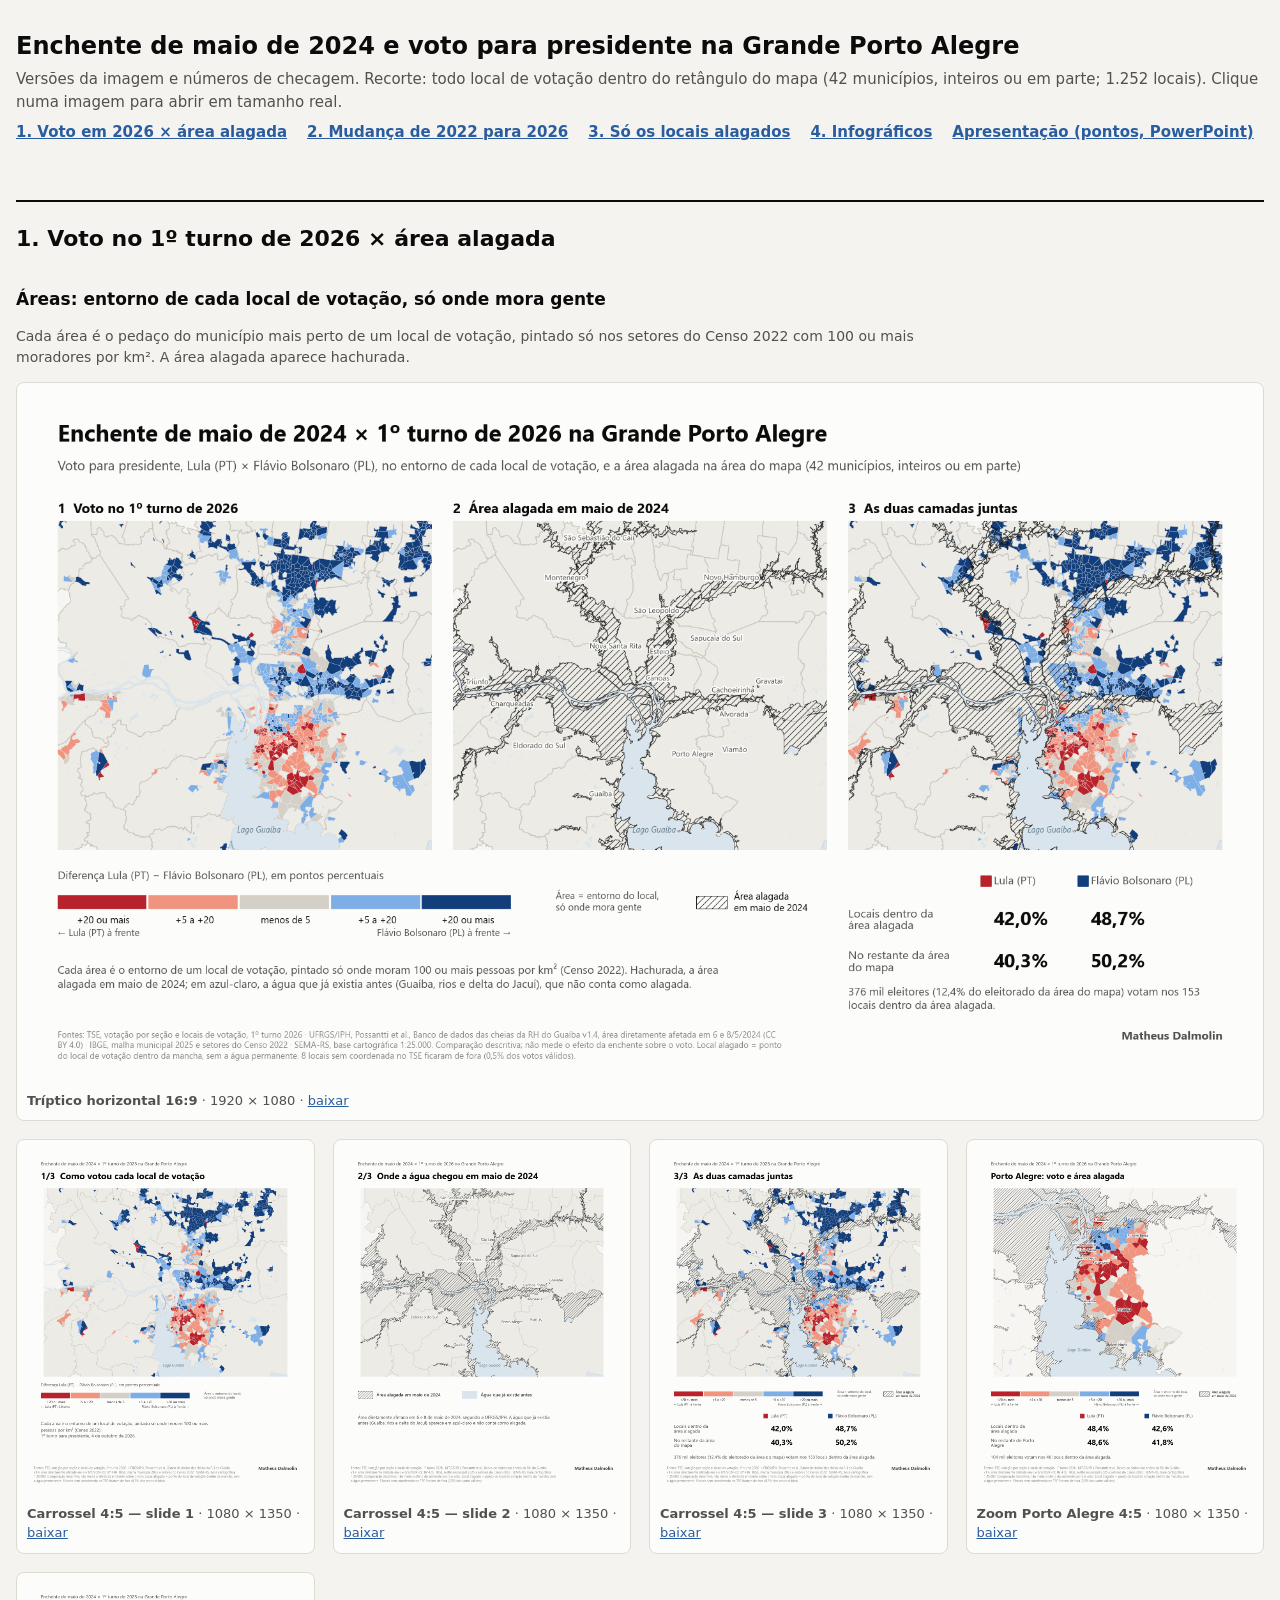
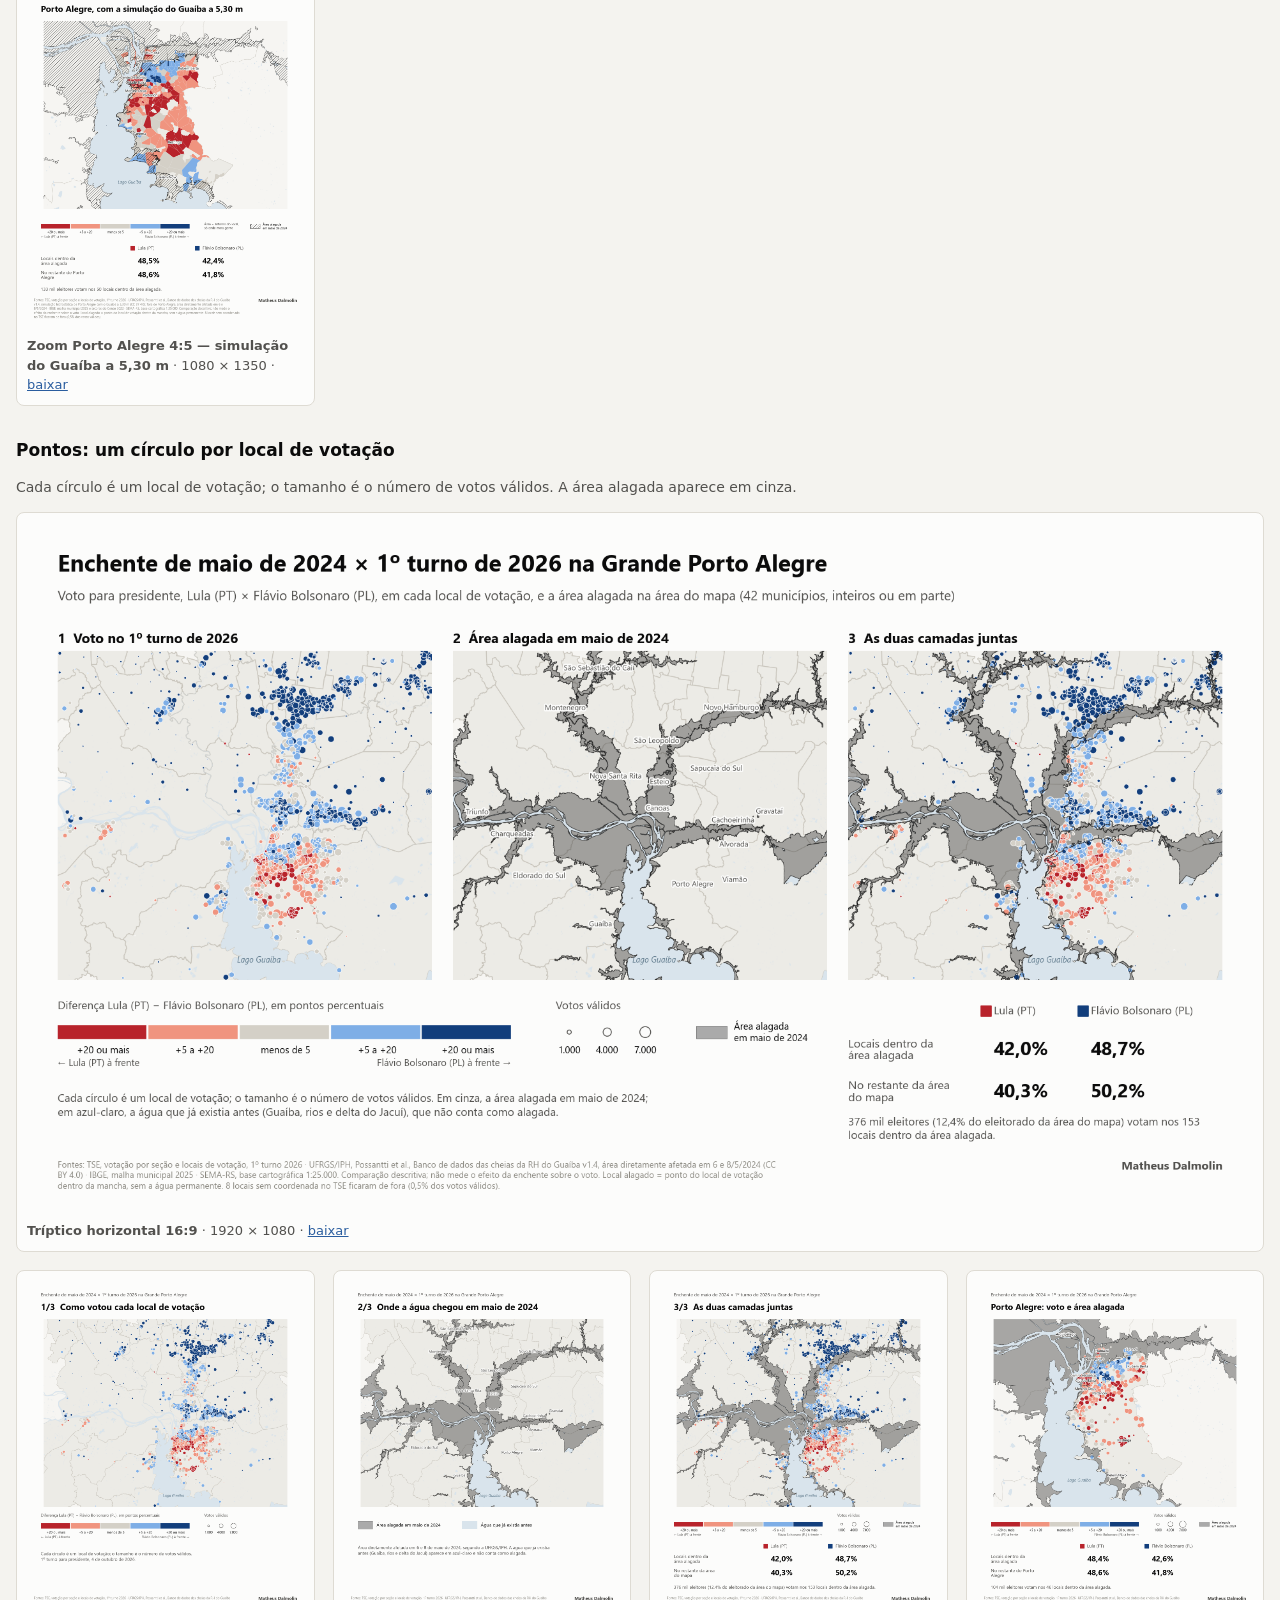
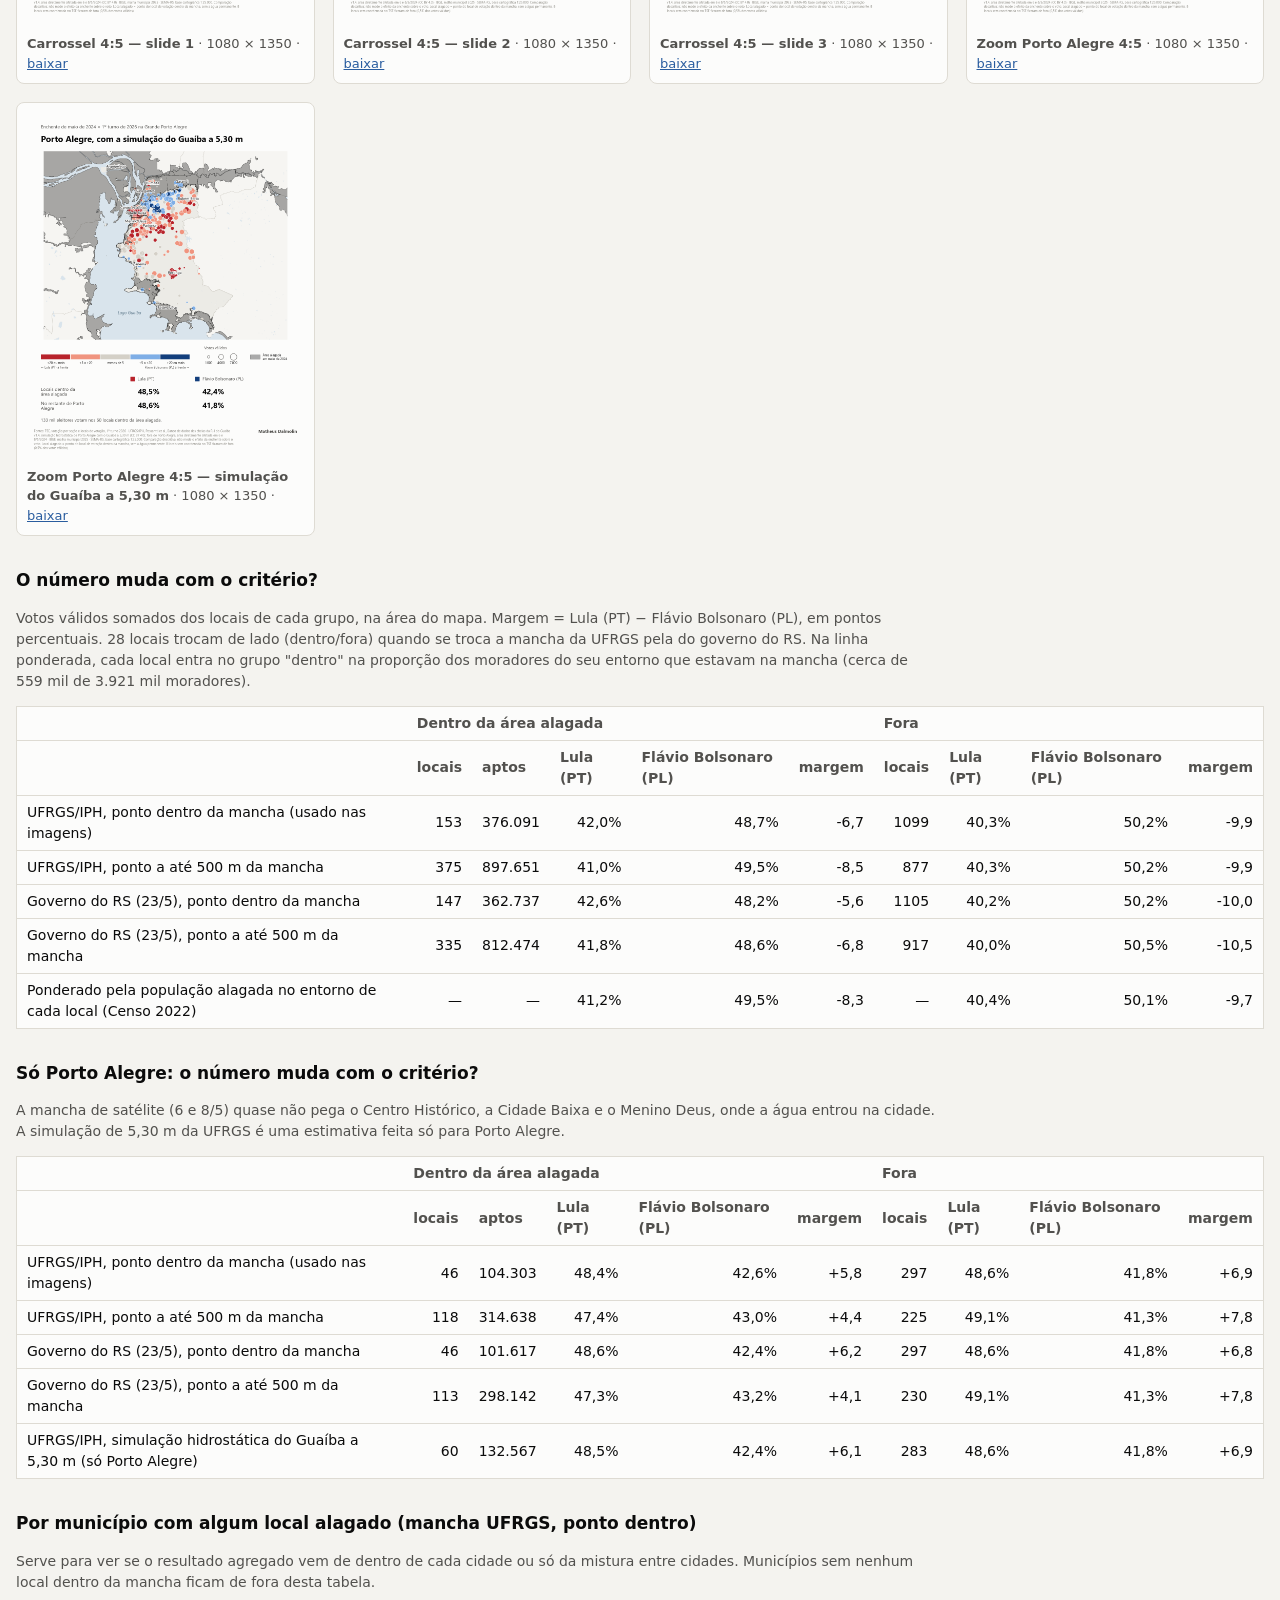
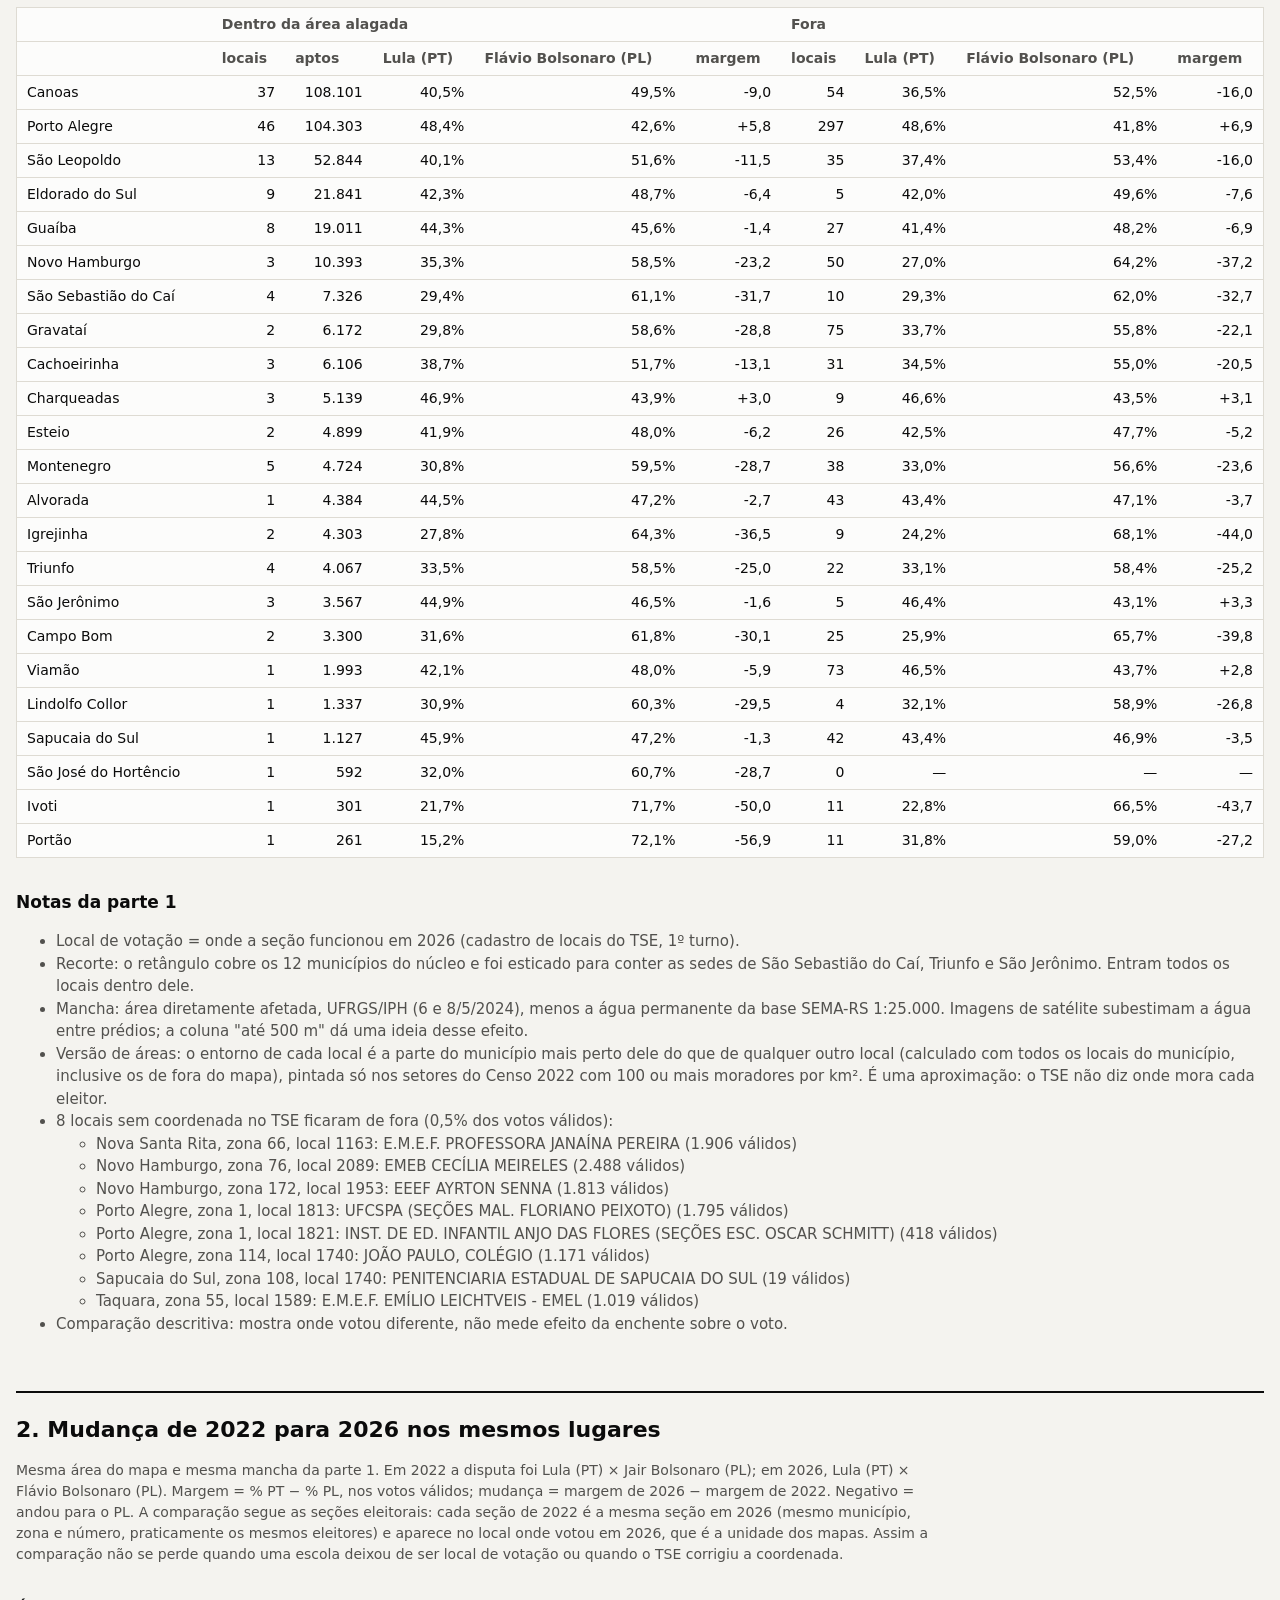
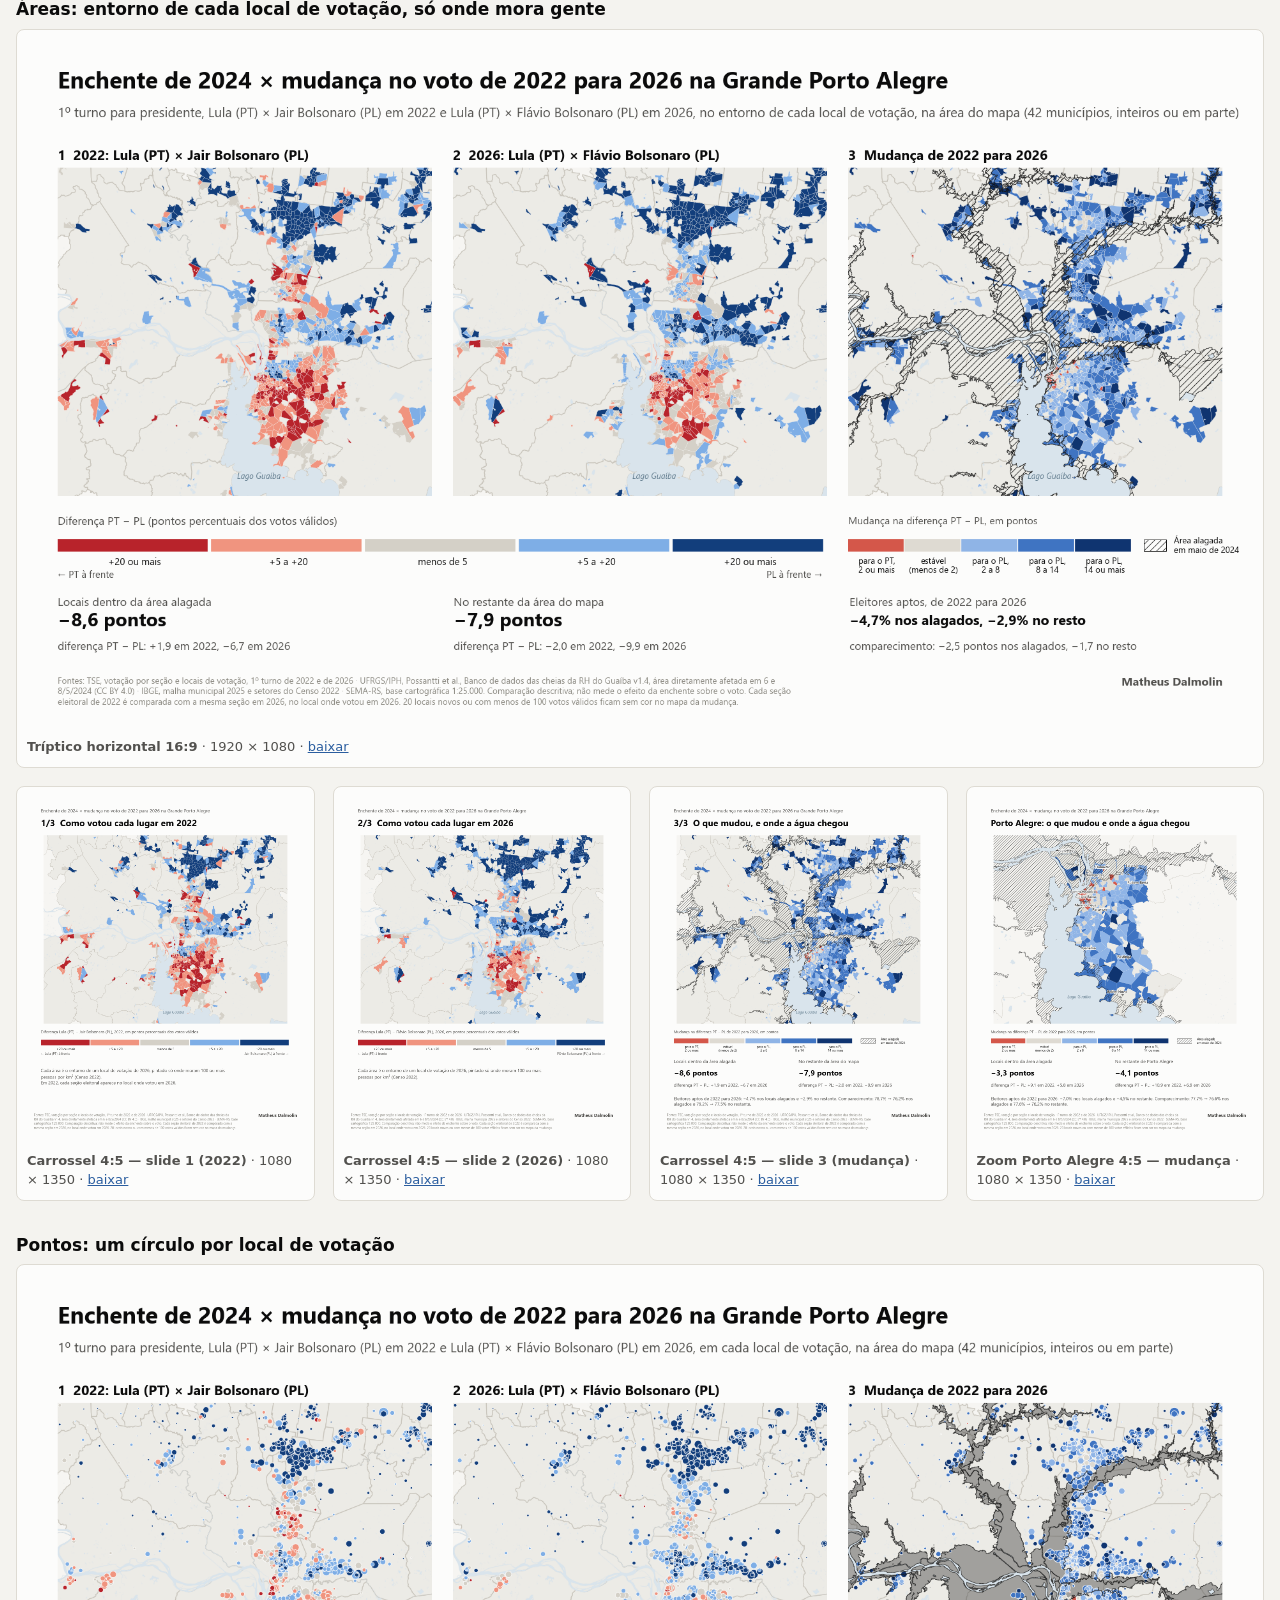
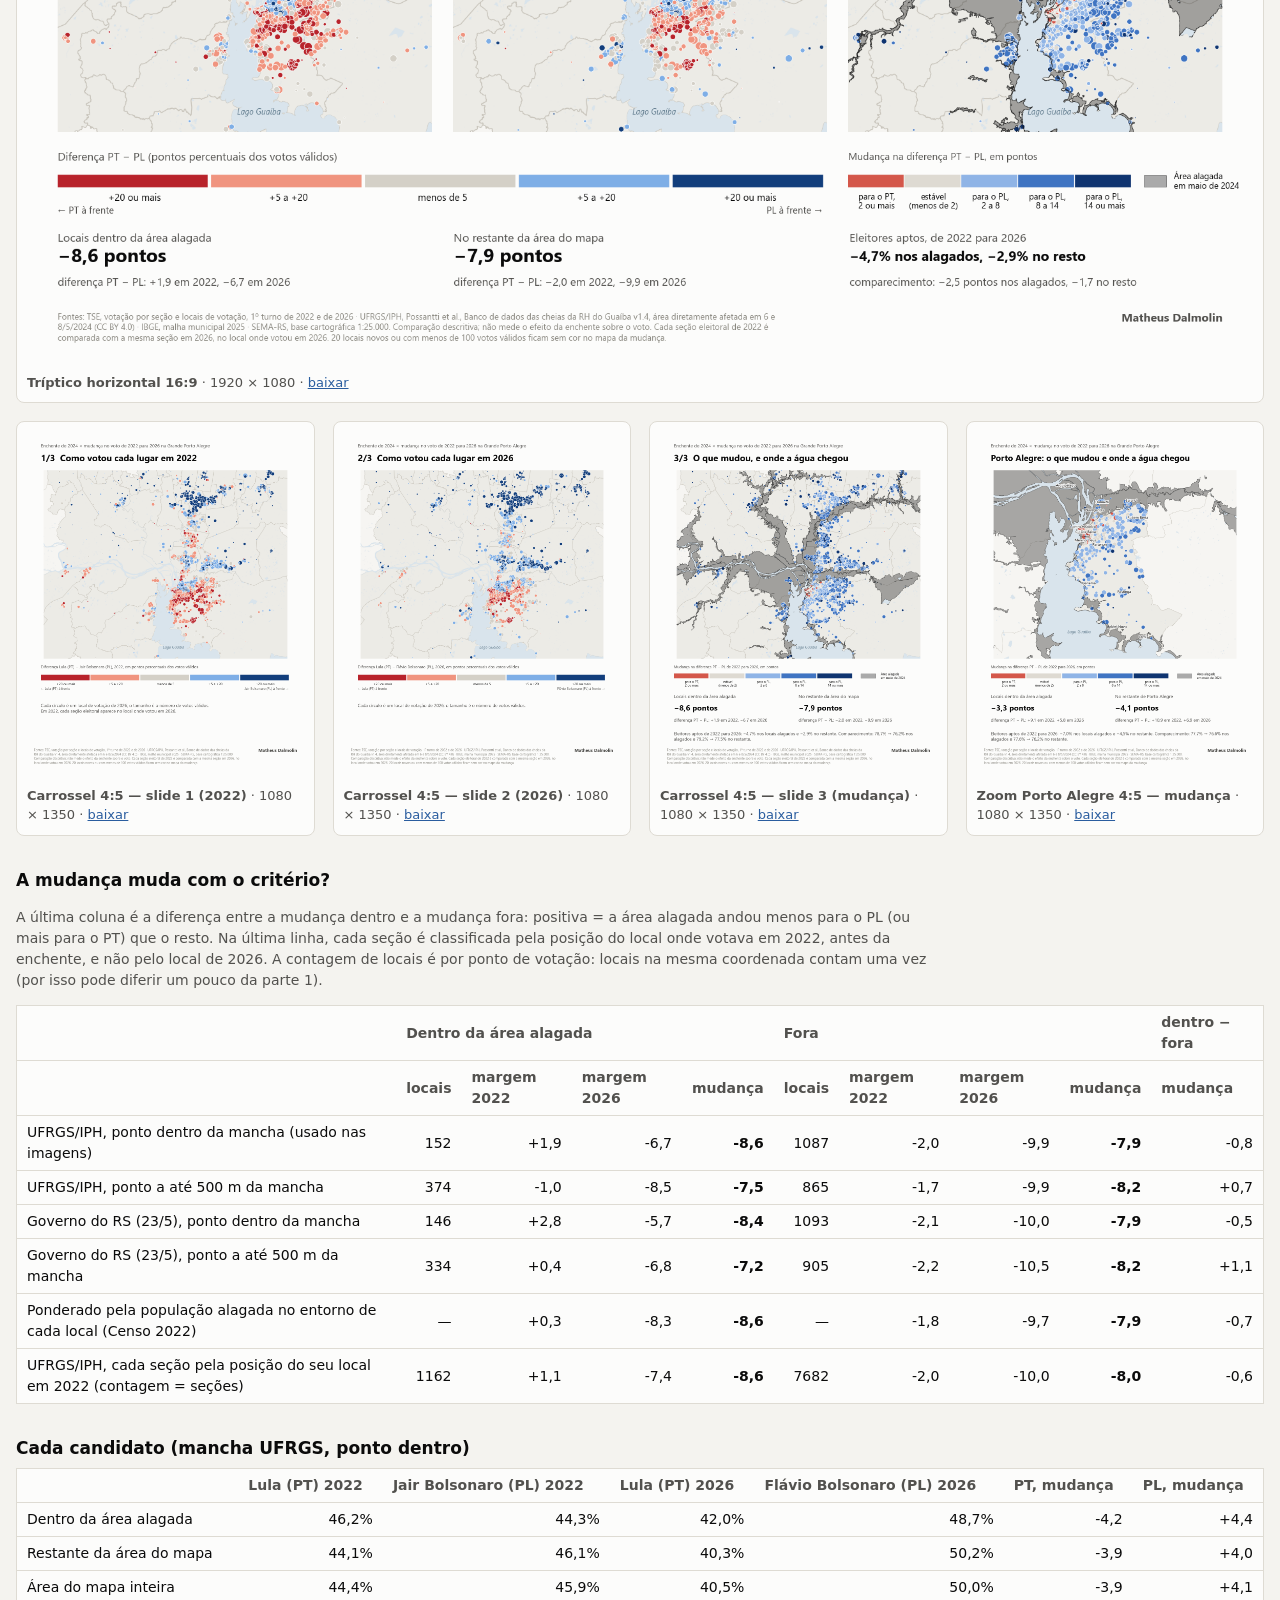
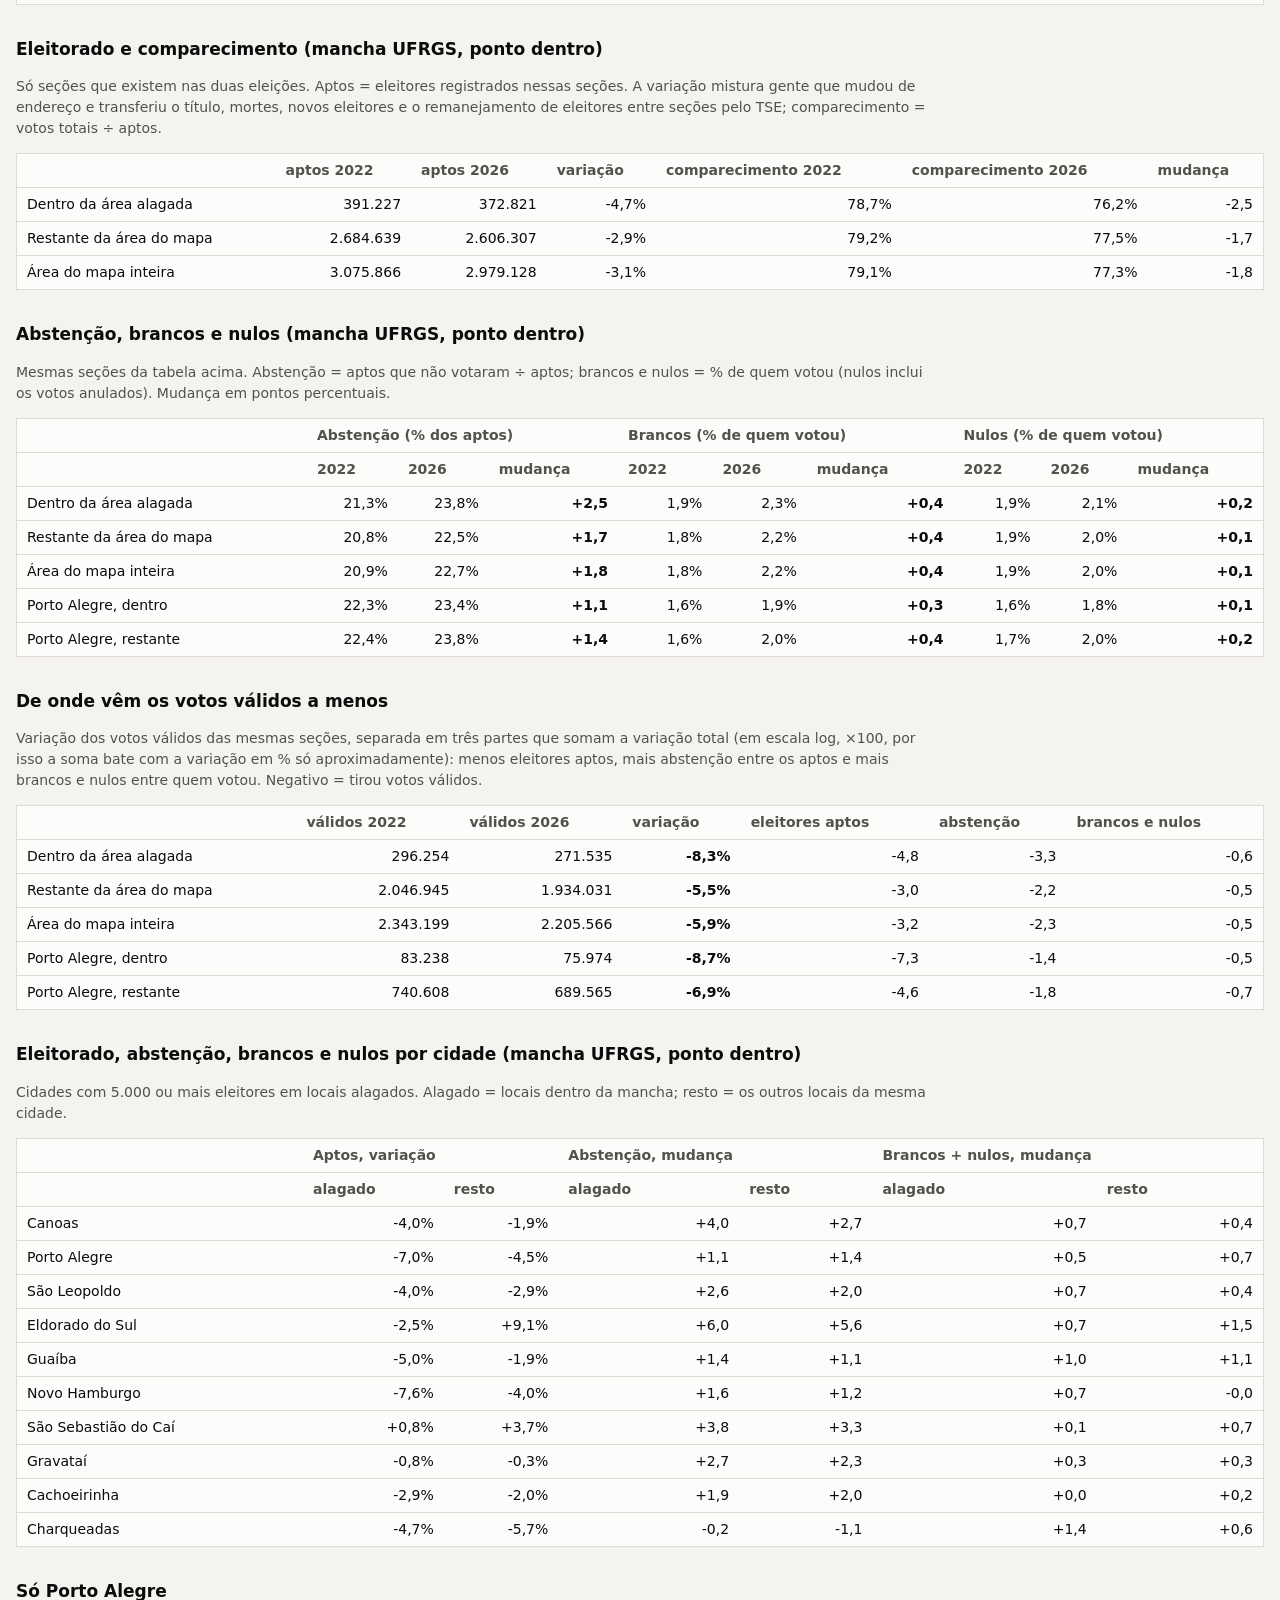
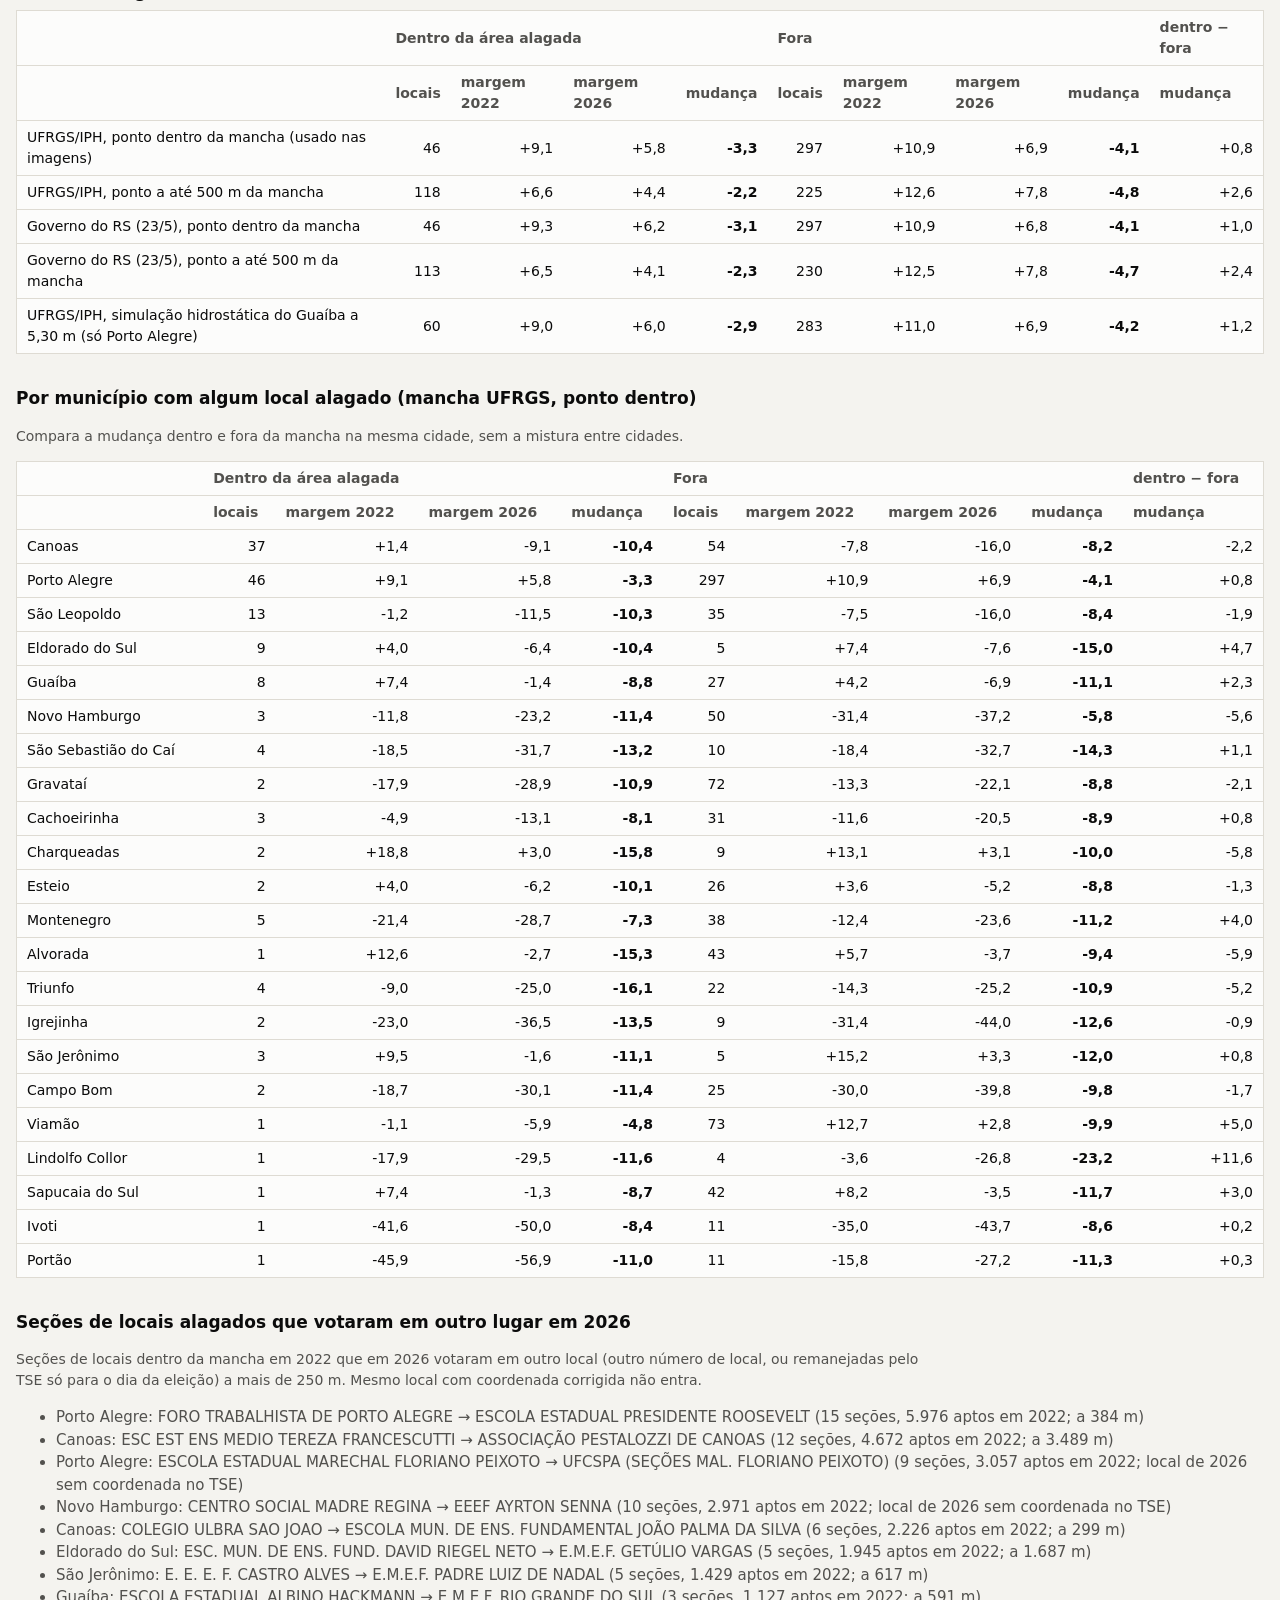
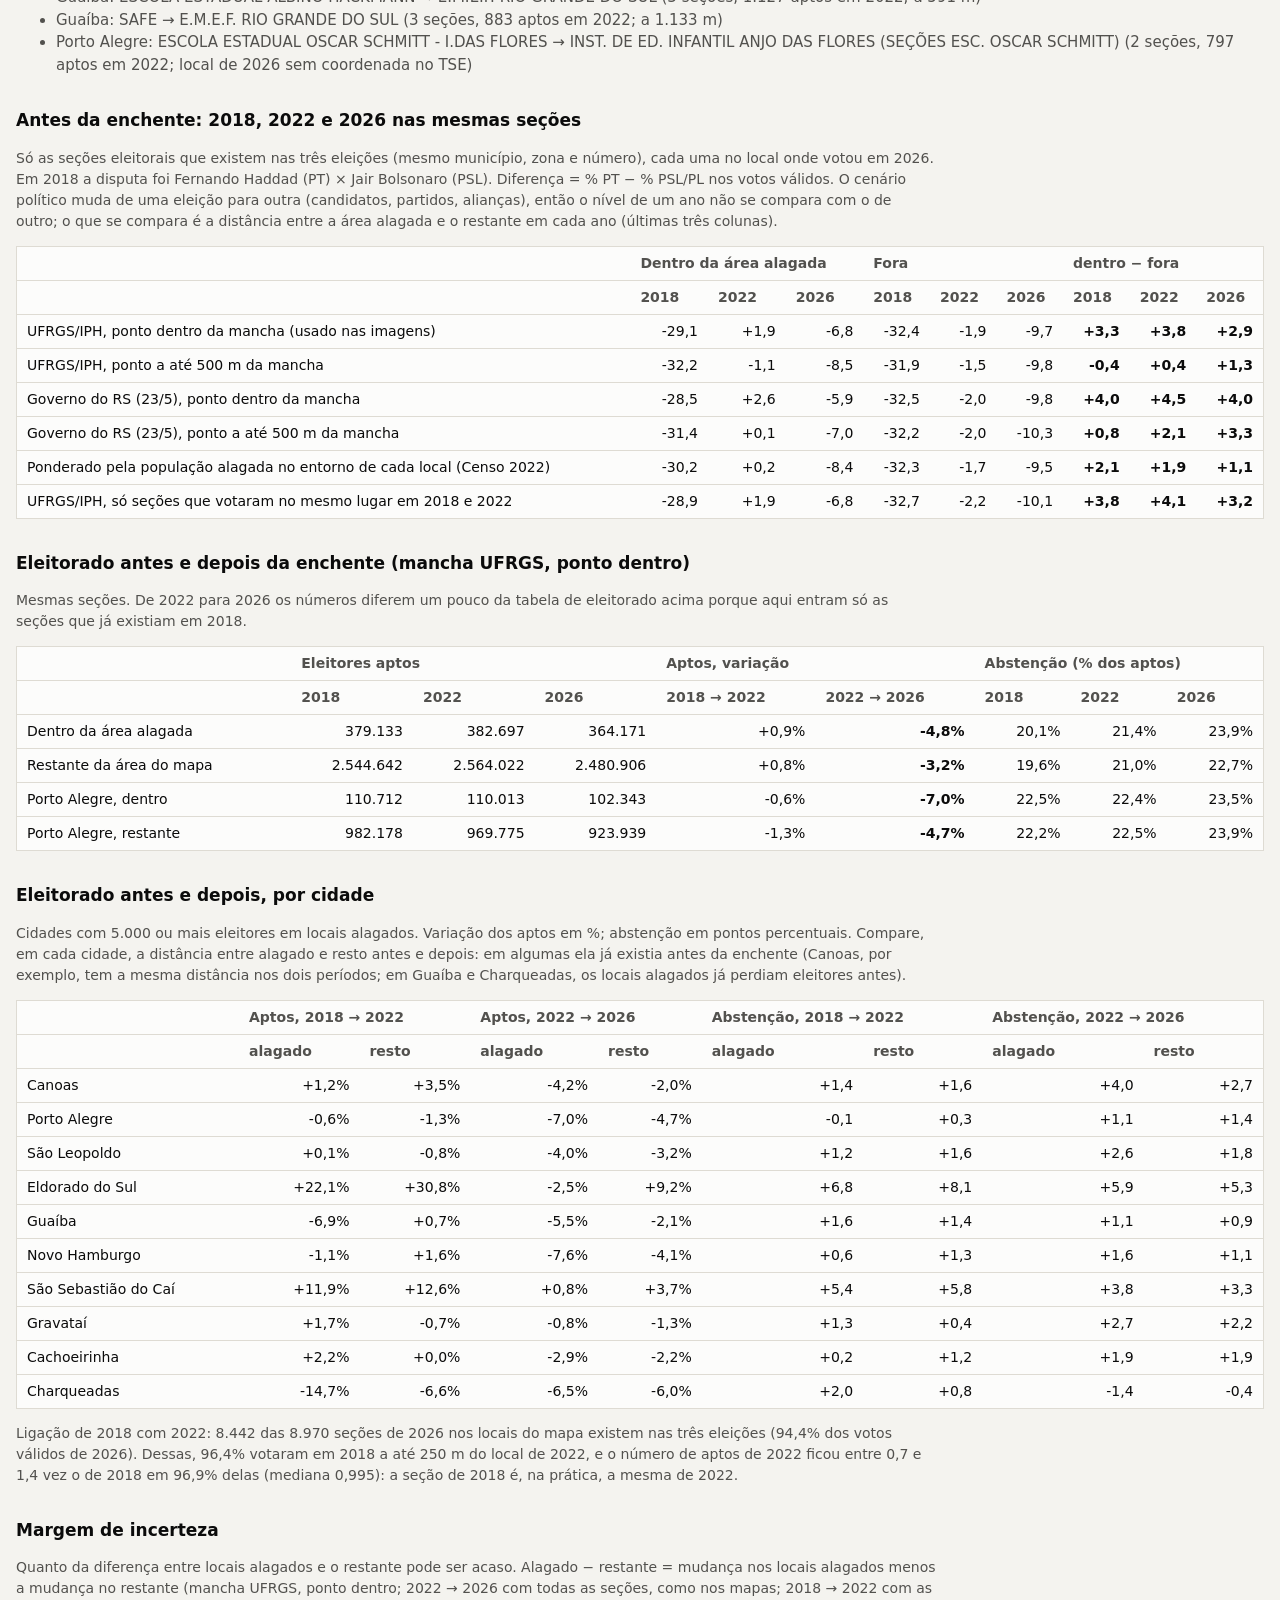
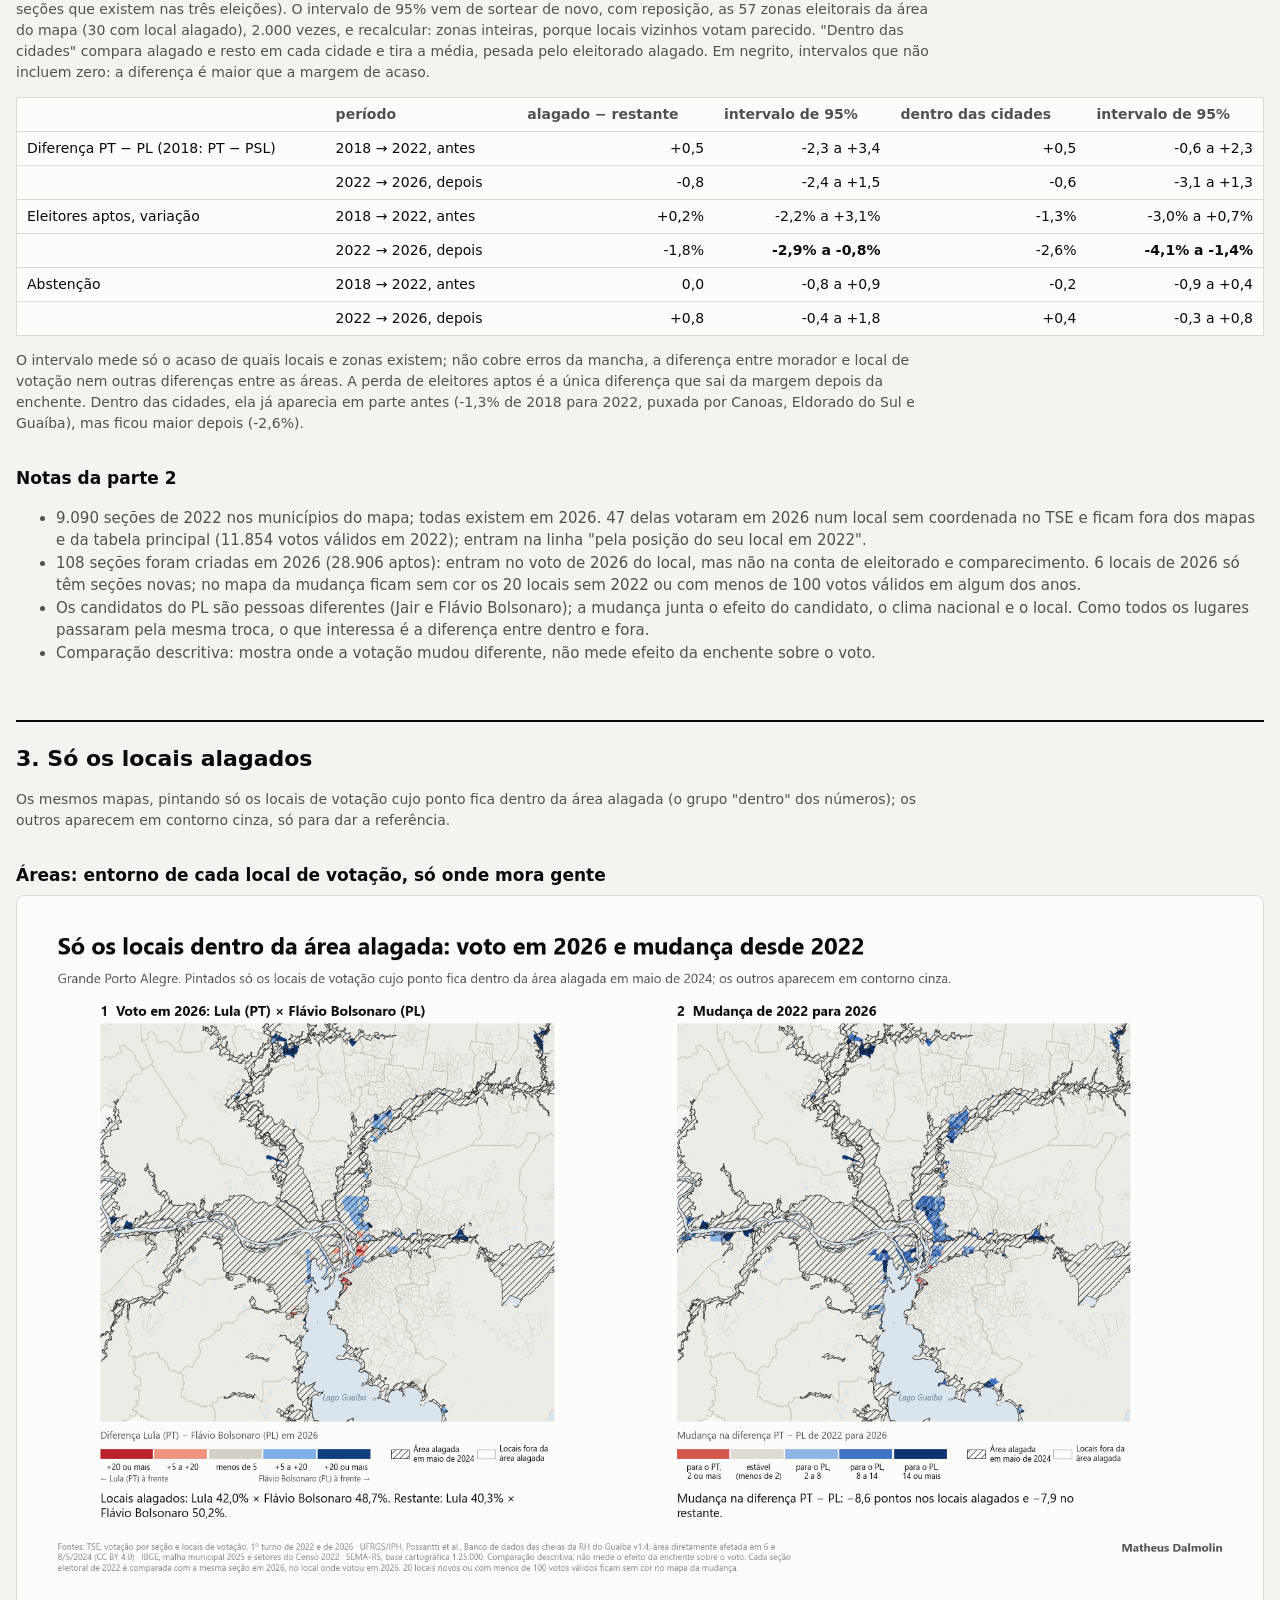
<file: saida/galeria.html>
<!doctype html>
<html lang=pt-BR><head><meta charset=utf-8><meta name=viewport content="width=device-width, initial-scale=1">
<title>Enchente e voto — versões</title>
<style>
:root { --bg:#f4f3ef; --card:#fcfcfb; --t1:#0b0b0b; --t2:#52514e; --t3:#8a8880; --line:#dedbd3; }
* { box-sizing:border-box }
body { margin:0; background:var(--bg); color:var(--t1); font:15px/1.5 "Segoe UI",system-ui,sans-serif; }
main { max-width:1400px; margin:0 auto; padding:28px 16px 60px; }
h1 { font-size:24px; margin:0 0 4px } h2 { font-size:19px; margin:40px 0 6px }
p.sub { color:var(--t2); margin:0 0 8px }
.wide figure { margin:0 0 18px }
.grid { display:grid; grid-template-columns:repeat(auto-fill,minmax(280px,1fr)); gap:18px }
figure { margin:0; background:var(--card); border:1px solid var(--line); border-radius:8px; padding:10px }
img { width:100%; height:auto; display:block; border-radius:4px }
figcaption { font-size:13px; color:var(--t2); margin-top:8px }
a { color:#2a5d9f }
table { border-collapse:collapse; background:var(--card); border:1px solid var(--line); font-size:14px; width:100% }
th,td { padding:6px 10px; border-bottom:1px solid var(--line); text-align:left }
th { color:var(--t2); font-weight:600 } td.n { text-align:right; font-variant-numeric:tabular-nums }
.scroll { overflow-x:auto }
h2.parte { font-size:22px; margin:56px 0 4px; padding-top:20px; border-top:2px solid var(--t1) }
h3 { font-size:17px; margin:32px 0 6px }
nav { display:flex; flex-wrap:wrap; gap:8px 20px; margin:6px 0 0; font-weight:600 }
td b { font-weight:700 }
ul { color:var(--t2) } .nota { color:var(--t2); font-size:14px; max-width:920px }
</style></head><body><main>
<h1>Enchente de maio de 2024 e voto para presidente na Grande Porto Alegre</h1>
<p class=sub>Versões da imagem e números de checagem. Recorte: todo local de votação dentro do retângulo do mapa
(42 municípios, inteiros ou em parte; 1.252 locais). Clique numa imagem para abrir em tamanho real.</p>
<nav><a href="#parte1">1. Voto em 2026 × área alagada</a><a href="#parte2">2. Mudança de 2022 para 2026</a><a href="#parte3">3. Só os locais alagados</a><a href="#parte4">4. Infográficos</a><a href="apresentacao_pontos.pptx">Apresentação (pontos, PowerPoint)</a></nav>
<h2 class=parte id=parte1>1. Voto no 1º turno de 2026 × área alagada</h2>
<h3>Áreas: entorno de cada local de votação, só onde mora gente</h3><p class=nota>Cada área é o pedaço do município mais perto de um local de votação, pintado só nos setores do Censo 2022 com 100 ou mais moradores por km². A área alagada aparece hachurada.</p><div class=wide><figure class=''><a href='imagens/areas_triptico_16x9.png' target=_blank><img src='imagens/areas_triptico_16x9.png' alt='Tríptico horizontal 16:9' loading=lazy></a><figcaption><b>Tríptico horizontal 16:9</b> · 1920 × 1080 · <a href='imagens/areas_triptico_16x9.png' download>baixar</a></figcaption></figure></div><div class=grid><figure class=''><a href='imagens/areas_carrossel_4x5_1.png' target=_blank><img src='imagens/areas_carrossel_4x5_1.png' alt='Carrossel 4:5 — slide 1' loading=lazy></a><figcaption><b>Carrossel 4:5 — slide 1</b> · 1080 × 1350 · <a href='imagens/areas_carrossel_4x5_1.png' download>baixar</a></figcaption></figure><figure class=''><a href='imagens/areas_carrossel_4x5_2.png' target=_blank><img src='imagens/areas_carrossel_4x5_2.png' alt='Carrossel 4:5 — slide 2' loading=lazy></a><figcaption><b>Carrossel 4:5 — slide 2</b> · 1080 × 1350 · <a href='imagens/areas_carrossel_4x5_2.png' download>baixar</a></figcaption></figure><figure class=''><a href='imagens/areas_carrossel_4x5_3.png' target=_blank><img src='imagens/areas_carrossel_4x5_3.png' alt='Carrossel 4:5 — slide 3' loading=lazy></a><figcaption><b>Carrossel 4:5 — slide 3</b> · 1080 × 1350 · <a href='imagens/areas_carrossel_4x5_3.png' download>baixar</a></figcaption></figure><figure class=''><a href='imagens/areas_zoom_porto_alegre_4x5.png' target=_blank><img src='imagens/areas_zoom_porto_alegre_4x5.png' alt='Zoom Porto Alegre 4:5' loading=lazy></a><figcaption><b>Zoom Porto Alegre 4:5</b> · 1080 × 1350 · <a href='imagens/areas_zoom_porto_alegre_4x5.png' download>baixar</a></figcaption></figure><figure class=''><a href='imagens/areas_zoom_porto_alegre_4x5_simulacao530.png' target=_blank><img src='imagens/areas_zoom_porto_alegre_4x5_simulacao530.png' alt='Zoom Porto Alegre 4:5 — simulação do Guaíba a 5,30 m' loading=lazy></a><figcaption><b>Zoom Porto Alegre 4:5 — simulação do Guaíba a 5,30 m</b> · 1080 × 1350 · <a href='imagens/areas_zoom_porto_alegre_4x5_simulacao530.png' download>baixar</a></figcaption></figure></div><h3>Pontos: um círculo por local de votação</h3><p class=nota>Cada círculo é um local de votação; o tamanho é o número de votos válidos. A área alagada aparece em cinza.</p><div class=wide><figure class=''><a href='imagens/pontos_triptico_16x9.png' target=_blank><img src='imagens/pontos_triptico_16x9.png' alt='Tríptico horizontal 16:9' loading=lazy></a><figcaption><b>Tríptico horizontal 16:9</b> · 1920 × 1080 · <a href='imagens/pontos_triptico_16x9.png' download>baixar</a></figcaption></figure></div><div class=grid><figure class=''><a href='imagens/pontos_carrossel_4x5_1.png' target=_blank><img src='imagens/pontos_carrossel_4x5_1.png' alt='Carrossel 4:5 — slide 1' loading=lazy></a><figcaption><b>Carrossel 4:5 — slide 1</b> · 1080 × 1350 · <a href='imagens/pontos_carrossel_4x5_1.png' download>baixar</a></figcaption></figure><figure class=''><a href='imagens/pontos_carrossel_4x5_2.png' target=_blank><img src='imagens/pontos_carrossel_4x5_2.png' alt='Carrossel 4:5 — slide 2' loading=lazy></a><figcaption><b>Carrossel 4:5 — slide 2</b> · 1080 × 1350 · <a href='imagens/pontos_carrossel_4x5_2.png' download>baixar</a></figcaption></figure><figure class=''><a href='imagens/pontos_carrossel_4x5_3.png' target=_blank><img src='imagens/pontos_carrossel_4x5_3.png' alt='Carrossel 4:5 — slide 3' loading=lazy></a><figcaption><b>Carrossel 4:5 — slide 3</b> · 1080 × 1350 · <a href='imagens/pontos_carrossel_4x5_3.png' download>baixar</a></figcaption></figure><figure class=''><a href='imagens/pontos_zoom_porto_alegre_4x5.png' target=_blank><img src='imagens/pontos_zoom_porto_alegre_4x5.png' alt='Zoom Porto Alegre 4:5' loading=lazy></a><figcaption><b>Zoom Porto Alegre 4:5</b> · 1080 × 1350 · <a href='imagens/pontos_zoom_porto_alegre_4x5.png' download>baixar</a></figcaption></figure><figure class=''><a href='imagens/pontos_zoom_porto_alegre_4x5_simulacao530.png' target=_blank><img src='imagens/pontos_zoom_porto_alegre_4x5_simulacao530.png' alt='Zoom Porto Alegre 4:5 — simulação do Guaíba a 5,30 m' loading=lazy></a><figcaption><b>Zoom Porto Alegre 4:5 — simulação do Guaíba a 5,30 m</b> · 1080 × 1350 · <a href='imagens/pontos_zoom_porto_alegre_4x5_simulacao530.png' download>baixar</a></figcaption></figure></div>

<h3>O número muda com o critério?</h3>
<p class=nota>Votos válidos somados dos locais de cada grupo, na área do mapa. Margem = Lula (PT) − Flávio Bolsonaro (PL), em pontos percentuais.
28 locais trocam de lado (dentro/fora) quando se troca a mancha da UFRGS pela do governo do RS.
Na linha ponderada, cada local entra no grupo "dentro" na proporção dos moradores do seu entorno que estavam na mancha
(cerca de 559 mil de 3.921 mil moradores).</p>
<div class=scroll><table><tr><th></th><th colspan=5>Dentro da área alagada</th><th colspan=4>Fora</th></tr><tr><th></th><th>locais</th><th>aptos</th><th>Lula (PT)</th><th>Flávio Bolsonaro (PL)</th><th>margem</th><th>locais</th><th>Lula (PT)</th><th>Flávio Bolsonaro (PL)</th><th>margem</th></tr><tr><td>UFRGS/IPH, ponto dentro da mancha (usado nas imagens)</td><td class=n>153</td><td class=n>376.091</td><td class=n>42,0%</td><td class=n>48,7%</td><td class=n>-6,7</td><td class=n>1099</td><td class=n>40,3%</td><td class=n>50,2%</td><td class=n>-9,9</td></tr><tr><td>UFRGS/IPH, ponto a até 500 m da mancha</td><td class=n>375</td><td class=n>897.651</td><td class=n>41,0%</td><td class=n>49,5%</td><td class=n>-8,5</td><td class=n>877</td><td class=n>40,3%</td><td class=n>50,2%</td><td class=n>-9,9</td></tr><tr><td>Governo do RS (23/5), ponto dentro da mancha</td><td class=n>147</td><td class=n>362.737</td><td class=n>42,6%</td><td class=n>48,2%</td><td class=n>-5,6</td><td class=n>1105</td><td class=n>40,2%</td><td class=n>50,2%</td><td class=n>-10,0</td></tr><tr><td>Governo do RS (23/5), ponto a até 500 m da mancha</td><td class=n>335</td><td class=n>812.474</td><td class=n>41,8%</td><td class=n>48,6%</td><td class=n>-6,8</td><td class=n>917</td><td class=n>40,0%</td><td class=n>50,5%</td><td class=n>-10,5</td></tr><tr><td>Ponderado pela população alagada no entorno de cada local (Censo 2022)</td><td class=n>—</td><td class=n>—</td><td class=n>41,2%</td><td class=n>49,5%</td><td class=n>-8,3</td><td class=n>—</td><td class=n>40,4%</td><td class=n>50,1%</td><td class=n>-9,7</td></tr></table></div>

<h3>Só Porto Alegre: o número muda com o critério?</h3>
<p class=nota>A mancha de satélite (6 e 8/5) quase não pega o Centro Histórico, a Cidade Baixa e o Menino Deus, onde a água
entrou na cidade. A simulação de 5,30 m da UFRGS é uma estimativa feita só para Porto Alegre.</p>
<div class=scroll><table><tr><th></th><th colspan=5>Dentro da área alagada</th><th colspan=4>Fora</th></tr><tr><th></th><th>locais</th><th>aptos</th><th>Lula (PT)</th><th>Flávio Bolsonaro (PL)</th><th>margem</th><th>locais</th><th>Lula (PT)</th><th>Flávio Bolsonaro (PL)</th><th>margem</th></tr><tr><td>UFRGS/IPH, ponto dentro da mancha (usado nas imagens)</td><td class=n>46</td><td class=n>104.303</td><td class=n>48,4%</td><td class=n>42,6%</td><td class=n>+5,8</td><td class=n>297</td><td class=n>48,6%</td><td class=n>41,8%</td><td class=n>+6,9</td></tr><tr><td>UFRGS/IPH, ponto a até 500 m da mancha</td><td class=n>118</td><td class=n>314.638</td><td class=n>47,4%</td><td class=n>43,0%</td><td class=n>+4,4</td><td class=n>225</td><td class=n>49,1%</td><td class=n>41,3%</td><td class=n>+7,8</td></tr><tr><td>Governo do RS (23/5), ponto dentro da mancha</td><td class=n>46</td><td class=n>101.617</td><td class=n>48,6%</td><td class=n>42,4%</td><td class=n>+6,2</td><td class=n>297</td><td class=n>48,6%</td><td class=n>41,8%</td><td class=n>+6,8</td></tr><tr><td>Governo do RS (23/5), ponto a até 500 m da mancha</td><td class=n>113</td><td class=n>298.142</td><td class=n>47,3%</td><td class=n>43,2%</td><td class=n>+4,1</td><td class=n>230</td><td class=n>49,1%</td><td class=n>41,3%</td><td class=n>+7,8</td></tr><tr><td>UFRGS/IPH, simulação hidrostática do Guaíba a 5,30 m (só Porto Alegre)</td><td class=n>60</td><td class=n>132.567</td><td class=n>48,5%</td><td class=n>42,4%</td><td class=n>+6,1</td><td class=n>283</td><td class=n>48,6%</td><td class=n>41,8%</td><td class=n>+6,9</td></tr></table></div>

<h3>Por município com algum local alagado (mancha UFRGS, ponto dentro)</h3>
<p class=nota>Serve para ver se o resultado agregado vem de dentro de cada cidade ou só da mistura entre cidades.
Municípios sem nenhum local dentro da mancha ficam de fora desta tabela.</p>
<div class=scroll><table><tr><th></th><th colspan=5>Dentro da área alagada</th><th colspan=4>Fora</th></tr><tr><th></th><th>locais</th><th>aptos</th><th>Lula (PT)</th><th>Flávio Bolsonaro (PL)</th><th>margem</th><th>locais</th><th>Lula (PT)</th><th>Flávio Bolsonaro (PL)</th><th>margem</th></tr><tr><td>Canoas</td><td class=n>37</td><td class=n>108.101</td><td class=n>40,5%</td><td class=n>49,5%</td><td class=n>-9,0</td><td class=n>54</td><td class=n>36,5%</td><td class=n>52,5%</td><td class=n>-16,0</td></tr><tr><td>Porto Alegre</td><td class=n>46</td><td class=n>104.303</td><td class=n>48,4%</td><td class=n>42,6%</td><td class=n>+5,8</td><td class=n>297</td><td class=n>48,6%</td><td class=n>41,8%</td><td class=n>+6,9</td></tr><tr><td>São Leopoldo</td><td class=n>13</td><td class=n>52.844</td><td class=n>40,1%</td><td class=n>51,6%</td><td class=n>-11,5</td><td class=n>35</td><td class=n>37,4%</td><td class=n>53,4%</td><td class=n>-16,0</td></tr><tr><td>Eldorado do Sul</td><td class=n>9</td><td class=n>21.841</td><td class=n>42,3%</td><td class=n>48,7%</td><td class=n>-6,4</td><td class=n>5</td><td class=n>42,0%</td><td class=n>49,6%</td><td class=n>-7,6</td></tr><tr><td>Guaíba</td><td class=n>8</td><td class=n>19.011</td><td class=n>44,3%</td><td class=n>45,6%</td><td class=n>-1,4</td><td class=n>27</td><td class=n>41,4%</td><td class=n>48,2%</td><td class=n>-6,9</td></tr><tr><td>Novo Hamburgo</td><td class=n>3</td><td class=n>10.393</td><td class=n>35,3%</td><td class=n>58,5%</td><td class=n>-23,2</td><td class=n>50</td><td class=n>27,0%</td><td class=n>64,2%</td><td class=n>-37,2</td></tr><tr><td>São Sebastião do Caí</td><td class=n>4</td><td class=n>7.326</td><td class=n>29,4%</td><td class=n>61,1%</td><td class=n>-31,7</td><td class=n>10</td><td class=n>29,3%</td><td class=n>62,0%</td><td class=n>-32,7</td></tr><tr><td>Gravataí</td><td class=n>2</td><td class=n>6.172</td><td class=n>29,8%</td><td class=n>58,6%</td><td class=n>-28,8</td><td class=n>75</td><td class=n>33,7%</td><td class=n>55,8%</td><td class=n>-22,1</td></tr><tr><td>Cachoeirinha</td><td class=n>3</td><td class=n>6.106</td><td class=n>38,7%</td><td class=n>51,7%</td><td class=n>-13,1</td><td class=n>31</td><td class=n>34,5%</td><td class=n>55,0%</td><td class=n>-20,5</td></tr><tr><td>Charqueadas</td><td class=n>3</td><td class=n>5.139</td><td class=n>46,9%</td><td class=n>43,9%</td><td class=n>+3,0</td><td class=n>9</td><td class=n>46,6%</td><td class=n>43,5%</td><td class=n>+3,1</td></tr><tr><td>Esteio</td><td class=n>2</td><td class=n>4.899</td><td class=n>41,9%</td><td class=n>48,0%</td><td class=n>-6,2</td><td class=n>26</td><td class=n>42,5%</td><td class=n>47,7%</td><td class=n>-5,2</td></tr><tr><td>Montenegro</td><td class=n>5</td><td class=n>4.724</td><td class=n>30,8%</td><td class=n>59,5%</td><td class=n>-28,7</td><td class=n>38</td><td class=n>33,0%</td><td class=n>56,6%</td><td class=n>-23,6</td></tr><tr><td>Alvorada</td><td class=n>1</td><td class=n>4.384</td><td class=n>44,5%</td><td class=n>47,2%</td><td class=n>-2,7</td><td class=n>43</td><td class=n>43,4%</td><td class=n>47,1%</td><td class=n>-3,7</td></tr><tr><td>Igrejinha</td><td class=n>2</td><td class=n>4.303</td><td class=n>27,8%</td><td class=n>64,3%</td><td class=n>-36,5</td><td class=n>9</td><td class=n>24,2%</td><td class=n>68,1%</td><td class=n>-44,0</td></tr><tr><td>Triunfo</td><td class=n>4</td><td class=n>4.067</td><td class=n>33,5%</td><td class=n>58,5%</td><td class=n>-25,0</td><td class=n>22</td><td class=n>33,1%</td><td class=n>58,4%</td><td class=n>-25,2</td></tr><tr><td>São Jerônimo</td><td class=n>3</td><td class=n>3.567</td><td class=n>44,9%</td><td class=n>46,5%</td><td class=n>-1,6</td><td class=n>5</td><td class=n>46,4%</td><td class=n>43,1%</td><td class=n>+3,3</td></tr><tr><td>Campo Bom</td><td class=n>2</td><td class=n>3.300</td><td class=n>31,6%</td><td class=n>61,8%</td><td class=n>-30,1</td><td class=n>25</td><td class=n>25,9%</td><td class=n>65,7%</td><td class=n>-39,8</td></tr><tr><td>Viamão</td><td class=n>1</td><td class=n>1.993</td><td class=n>42,1%</td><td class=n>48,0%</td><td class=n>-5,9</td><td class=n>73</td><td class=n>46,5%</td><td class=n>43,7%</td><td class=n>+2,8</td></tr><tr><td>Lindolfo Collor</td><td class=n>1</td><td class=n>1.337</td><td class=n>30,9%</td><td class=n>60,3%</td><td class=n>-29,5</td><td class=n>4</td><td class=n>32,1%</td><td class=n>58,9%</td><td class=n>-26,8</td></tr><tr><td>Sapucaia do Sul</td><td class=n>1</td><td class=n>1.127</td><td class=n>45,9%</td><td class=n>47,2%</td><td class=n>-1,3</td><td class=n>42</td><td class=n>43,4%</td><td class=n>46,9%</td><td class=n>-3,5</td></tr><tr><td>São José do Hortêncio</td><td class=n>1</td><td class=n>592</td><td class=n>32,0%</td><td class=n>60,7%</td><td class=n>-28,7</td><td class=n>0</td><td class=n>—</td><td class=n>—</td><td class=n>—</td></tr><tr><td>Ivoti</td><td class=n>1</td><td class=n>301</td><td class=n>21,7%</td><td class=n>71,7%</td><td class=n>-50,0</td><td class=n>11</td><td class=n>22,8%</td><td class=n>66,5%</td><td class=n>-43,7</td></tr><tr><td>Portão</td><td class=n>1</td><td class=n>261</td><td class=n>15,2%</td><td class=n>72,1%</td><td class=n>-56,9</td><td class=n>11</td><td class=n>31,8%</td><td class=n>59,0%</td><td class=n>-27,2</td></tr></table></div>

<h3>Notas da parte 1</h3>
<ul>
<li>Local de votação = onde a seção funcionou em 2026 (cadastro de locais do TSE, 1º turno).</li>
<li>Recorte: o retângulo cobre os 12 municípios do núcleo e foi esticado para conter as sedes de São Sebastião do Caí,
Triunfo e São Jerônimo. Entram todos os locais dentro dele.</li>
<li>Mancha: área diretamente afetada, UFRGS/IPH (6 e 8/5/2024), menos a água permanente da base SEMA-RS 1:25.000.
Imagens de satélite subestimam a água entre prédios; a coluna "até 500 m" dá uma ideia desse efeito.</li>
<li>Versão de áreas: o entorno de cada local é a parte do município mais perto dele do que de qualquer outro local
(calculado com todos os locais do município, inclusive os de fora do mapa), pintada só nos setores do Censo 2022 com
100 ou mais moradores por km². É uma aproximação: o TSE não diz onde mora cada eleitor.</li>
<li>8 locais sem coordenada no TSE ficaram de fora (0,5% dos votos válidos):<ul><li>Nova Santa Rita, zona 66, local 1163: E.M.E.F. PROFESSORA JANAÍNA PEREIRA (1.906 válidos)</li><li>Novo Hamburgo, zona 76, local 2089: EMEB CECÍLIA MEIRELES (2.488 válidos)</li><li>Novo Hamburgo, zona 172, local 1953: EEEF AYRTON SENNA (1.813 válidos)</li><li>Porto Alegre, zona 1, local 1813: UFCSPA (SEÇÕES MAL. FLORIANO PEIXOTO) (1.795 válidos)</li><li>Porto Alegre, zona 1, local 1821: INST. DE ED. INFANTIL ANJO DAS FLORES (SEÇÕES ESC. OSCAR SCHMITT) (418 válidos)</li><li>Porto Alegre, zona 114, local 1740: JOÃO PAULO, COLÉGIO (1.171 válidos)</li><li>Sapucaia do Sul, zona 108, local 1740: PENITENCIARIA ESTADUAL DE SAPUCAIA DO SUL (19 válidos)</li><li>Taquara, zona 55, local 1589: E.M.E.F. EMÍLIO LEICHTVEIS - EMEL (1.019 válidos)</li></ul></li>
<li>Comparação descritiva: mostra onde votou diferente, não mede efeito da enchente sobre o voto.</li>
</ul>

<h2 class=parte id=parte2>2. Mudança de 2022 para 2026 nos mesmos lugares</h2>
<p class=nota>Mesma área do mapa e mesma mancha da parte 1. Em 2022 a disputa foi Lula (PT) × Jair Bolsonaro (PL); em 2026,
Lula (PT) × Flávio Bolsonaro (PL). Margem = % PT − % PL, nos votos válidos; mudança = margem de 2026 − margem de 2022.
Negativo = andou para o PL. A comparação segue as seções eleitorais: cada seção de 2022 é a mesma seção em 2026 (mesmo
município, zona e número, praticamente os mesmos eleitores) e aparece no local onde votou em 2026, que é a unidade dos mapas.
Assim a comparação não se perde quando uma escola deixou de ser local de votação ou quando o TSE corrigiu a coordenada.</p>
<h3>Áreas: entorno de cada local de votação, só onde mora gente</h3><div class=wide><figure class=''><a href='imagens/mudanca_areas_triptico_16x9.png' target=_blank><img src='imagens/mudanca_areas_triptico_16x9.png' alt='Tríptico horizontal 16:9' loading=lazy></a><figcaption><b>Tríptico horizontal 16:9</b> · 1920 × 1080 · <a href='imagens/mudanca_areas_triptico_16x9.png' download>baixar</a></figcaption></figure></div><div class=grid><figure class=''><a href='imagens/mudanca_areas_carrossel_4x5_1.png' target=_blank><img src='imagens/mudanca_areas_carrossel_4x5_1.png' alt='Carrossel 4:5 — slide 1 (2022)' loading=lazy></a><figcaption><b>Carrossel 4:5 — slide 1 (2022)</b> · 1080 × 1350 · <a href='imagens/mudanca_areas_carrossel_4x5_1.png' download>baixar</a></figcaption></figure><figure class=''><a href='imagens/mudanca_areas_carrossel_4x5_2.png' target=_blank><img src='imagens/mudanca_areas_carrossel_4x5_2.png' alt='Carrossel 4:5 — slide 2 (2026)' loading=lazy></a><figcaption><b>Carrossel 4:5 — slide 2 (2026)</b> · 1080 × 1350 · <a href='imagens/mudanca_areas_carrossel_4x5_2.png' download>baixar</a></figcaption></figure><figure class=''><a href='imagens/mudanca_areas_carrossel_4x5_3.png' target=_blank><img src='imagens/mudanca_areas_carrossel_4x5_3.png' alt='Carrossel 4:5 — slide 3 (mudança)' loading=lazy></a><figcaption><b>Carrossel 4:5 — slide 3 (mudança)</b> · 1080 × 1350 · <a href='imagens/mudanca_areas_carrossel_4x5_3.png' download>baixar</a></figcaption></figure><figure class=''><a href='imagens/mudanca_areas_zoom_porto_alegre_4x5.png' target=_blank><img src='imagens/mudanca_areas_zoom_porto_alegre_4x5.png' alt='Zoom Porto Alegre 4:5 — mudança' loading=lazy></a><figcaption><b>Zoom Porto Alegre 4:5 — mudança</b> · 1080 × 1350 · <a href='imagens/mudanca_areas_zoom_porto_alegre_4x5.png' download>baixar</a></figcaption></figure></div><h3>Pontos: um círculo por local de votação</h3><div class=wide><figure class=''><a href='imagens/mudanca_pontos_triptico_16x9.png' target=_blank><img src='imagens/mudanca_pontos_triptico_16x9.png' alt='Tríptico horizontal 16:9' loading=lazy></a><figcaption><b>Tríptico horizontal 16:9</b> · 1920 × 1080 · <a href='imagens/mudanca_pontos_triptico_16x9.png' download>baixar</a></figcaption></figure></div><div class=grid><figure class=''><a href='imagens/mudanca_pontos_carrossel_4x5_1.png' target=_blank><img src='imagens/mudanca_pontos_carrossel_4x5_1.png' alt='Carrossel 4:5 — slide 1 (2022)' loading=lazy></a><figcaption><b>Carrossel 4:5 — slide 1 (2022)</b> · 1080 × 1350 · <a href='imagens/mudanca_pontos_carrossel_4x5_1.png' download>baixar</a></figcaption></figure><figure class=''><a href='imagens/mudanca_pontos_carrossel_4x5_2.png' target=_blank><img src='imagens/mudanca_pontos_carrossel_4x5_2.png' alt='Carrossel 4:5 — slide 2 (2026)' loading=lazy></a><figcaption><b>Carrossel 4:5 — slide 2 (2026)</b> · 1080 × 1350 · <a href='imagens/mudanca_pontos_carrossel_4x5_2.png' download>baixar</a></figcaption></figure><figure class=''><a href='imagens/mudanca_pontos_carrossel_4x5_3.png' target=_blank><img src='imagens/mudanca_pontos_carrossel_4x5_3.png' alt='Carrossel 4:5 — slide 3 (mudança)' loading=lazy></a><figcaption><b>Carrossel 4:5 — slide 3 (mudança)</b> · 1080 × 1350 · <a href='imagens/mudanca_pontos_carrossel_4x5_3.png' download>baixar</a></figcaption></figure><figure class=''><a href='imagens/mudanca_pontos_zoom_porto_alegre_4x5.png' target=_blank><img src='imagens/mudanca_pontos_zoom_porto_alegre_4x5.png' alt='Zoom Porto Alegre 4:5 — mudança' loading=lazy></a><figcaption><b>Zoom Porto Alegre 4:5 — mudança</b> · 1080 × 1350 · <a href='imagens/mudanca_pontos_zoom_porto_alegre_4x5.png' download>baixar</a></figcaption></figure></div>

<h3>A mudança muda com o critério?</h3>
<p class=nota>A última coluna é a diferença entre a mudança dentro e a mudança fora: positiva = a área alagada andou
menos para o PL (ou mais para o PT) que o resto. Na última linha, cada seção é classificada pela posição do local onde
votava em 2022, antes da enchente, e não pelo local de 2026. A contagem de locais é por ponto de votação: locais
na mesma coordenada contam uma vez (por isso pode diferir um pouco da parte 1).</p>
<div class=scroll><table><tr><th></th><th colspan=4>Dentro da área alagada</th><th colspan=4>Fora</th><th>dentro − fora</th></tr><tr><th></th><th>locais</th><th>margem 2022</th><th>margem 2026</th><th>mudança</th><th>locais</th><th>margem 2022</th><th>margem 2026</th><th>mudança</th><th>mudança</th></tr><tr><td>UFRGS/IPH, ponto dentro da mancha (usado nas imagens)</td><td class=n>152</td><td class=n>+1,9</td><td class=n>-6,7</td><td class=n><b>-8,6</b></td><td class=n>1087</td><td class=n>-2,0</td><td class=n>-9,9</td><td class=n><b>-7,9</b></td><td class=n>-0,8</td></tr><tr><td>UFRGS/IPH, ponto a até 500 m da mancha</td><td class=n>374</td><td class=n>-1,0</td><td class=n>-8,5</td><td class=n><b>-7,5</b></td><td class=n>865</td><td class=n>-1,7</td><td class=n>-9,9</td><td class=n><b>-8,2</b></td><td class=n>+0,7</td></tr><tr><td>Governo do RS (23/5), ponto dentro da mancha</td><td class=n>146</td><td class=n>+2,8</td><td class=n>-5,7</td><td class=n><b>-8,4</b></td><td class=n>1093</td><td class=n>-2,1</td><td class=n>-10,0</td><td class=n><b>-7,9</b></td><td class=n>-0,5</td></tr><tr><td>Governo do RS (23/5), ponto a até 500 m da mancha</td><td class=n>334</td><td class=n>+0,4</td><td class=n>-6,8</td><td class=n><b>-7,2</b></td><td class=n>905</td><td class=n>-2,2</td><td class=n>-10,5</td><td class=n><b>-8,2</b></td><td class=n>+1,1</td></tr><tr><td>Ponderado pela população alagada no entorno de cada local (Censo 2022)</td><td class=n>—</td><td class=n>+0,3</td><td class=n>-8,3</td><td class=n><b>-8,6</b></td><td class=n>—</td><td class=n>-1,8</td><td class=n>-9,7</td><td class=n><b>-7,9</b></td><td class=n>-0,7</td></tr><tr><td>UFRGS/IPH, cada seção pela posição do seu local em 2022 (contagem = seções)</td><td class=n>1162</td><td class=n>+1,1</td><td class=n>-7,4</td><td class=n><b>-8,6</b></td><td class=n>7682</td><td class=n>-2,0</td><td class=n>-10,0</td><td class=n><b>-8,0</b></td><td class=n>-0,6</td></tr></table></div>

<h3>Cada candidato (mancha UFRGS, ponto dentro)</h3>
<div class=scroll><table><tr><th></th><th>Lula (PT) 2022</th><th>Jair Bolsonaro (PL) 2022</th><th>Lula (PT) 2026</th><th>Flávio Bolsonaro (PL) 2026</th><th>PT, mudança</th><th>PL, mudança</th></tr><tr><td>Dentro da área alagada</td><td class=n>46,2%</td><td class=n>44,3%</td><td class=n>42,0%</td><td class=n>48,7%</td><td class=n>-4,2</td><td class=n>+4,4</td></tr><tr><td>Restante da área do mapa</td><td class=n>44,1%</td><td class=n>46,1%</td><td class=n>40,3%</td><td class=n>50,2%</td><td class=n>-3,9</td><td class=n>+4,0</td></tr><tr><td>Área do mapa inteira</td><td class=n>44,4%</td><td class=n>45,9%</td><td class=n>40,5%</td><td class=n>50,0%</td><td class=n>-3,9</td><td class=n>+4,1</td></tr></table></div>

<h3>Eleitorado e comparecimento (mancha UFRGS, ponto dentro)</h3>
<p class=nota>Só seções que existem nas duas eleições. Aptos = eleitores registrados nessas seções. A variação mistura gente
que mudou de endereço e transferiu o título, mortes, novos eleitores e o remanejamento de eleitores entre seções pelo
TSE; comparecimento = votos totais ÷ aptos.</p>
<div class=scroll><table><tr><th></th><th>aptos 2022</th><th>aptos 2026</th><th>variação</th><th>comparecimento 2022</th><th>comparecimento 2026</th><th>mudança</th></tr><tr><td>Dentro da área alagada</td><td class=n>391.227</td><td class=n>372.821</td><td class=n>-4,7%</td><td class=n>78,7%</td><td class=n>76,2%</td><td class=n>-2,5</td></tr><tr><td>Restante da área do mapa</td><td class=n>2.684.639</td><td class=n>2.606.307</td><td class=n>-2,9%</td><td class=n>79,2%</td><td class=n>77,5%</td><td class=n>-1,7</td></tr><tr><td>Área do mapa inteira</td><td class=n>3.075.866</td><td class=n>2.979.128</td><td class=n>-3,1%</td><td class=n>79,1%</td><td class=n>77,3%</td><td class=n>-1,8</td></tr></table></div>

<h3>Abstenção, brancos e nulos (mancha UFRGS, ponto dentro)</h3>
<p class=nota>Mesmas seções da tabela acima. Abstenção = aptos que não votaram ÷ aptos; brancos e nulos = % de quem votou
(nulos inclui os votos anulados). Mudança em pontos percentuais.</p>
<div class=scroll><table><tr><th></th><th colspan=3>Abstenção (% dos aptos)</th><th colspan=3>Brancos (% de quem votou)</th><th colspan=3>Nulos (% de quem votou)</th></tr><tr><th></th><th>2022</th><th>2026</th><th>mudança</th><th>2022</th><th>2026</th><th>mudança</th><th>2022</th><th>2026</th><th>mudança</th></tr><tr><td>Dentro da área alagada</td><td class=n>21,3%</td><td class=n>23,8%</td><td class=n><b>+2,5</b></td><td class=n>1,9%</td><td class=n>2,3%</td><td class=n><b>+0,4</b></td><td class=n>1,9%</td><td class=n>2,1%</td><td class=n><b>+0,2</b></td></tr><tr><td>Restante da área do mapa</td><td class=n>20,8%</td><td class=n>22,5%</td><td class=n><b>+1,7</b></td><td class=n>1,8%</td><td class=n>2,2%</td><td class=n><b>+0,4</b></td><td class=n>1,9%</td><td class=n>2,0%</td><td class=n><b>+0,1</b></td></tr><tr><td>Área do mapa inteira</td><td class=n>20,9%</td><td class=n>22,7%</td><td class=n><b>+1,8</b></td><td class=n>1,8%</td><td class=n>2,2%</td><td class=n><b>+0,4</b></td><td class=n>1,9%</td><td class=n>2,0%</td><td class=n><b>+0,1</b></td></tr><tr><td>Porto Alegre, dentro</td><td class=n>22,3%</td><td class=n>23,4%</td><td class=n><b>+1,1</b></td><td class=n>1,6%</td><td class=n>1,9%</td><td class=n><b>+0,3</b></td><td class=n>1,6%</td><td class=n>1,8%</td><td class=n><b>+0,1</b></td></tr><tr><td>Porto Alegre, restante</td><td class=n>22,4%</td><td class=n>23,8%</td><td class=n><b>+1,4</b></td><td class=n>1,6%</td><td class=n>2,0%</td><td class=n><b>+0,4</b></td><td class=n>1,7%</td><td class=n>2,0%</td><td class=n><b>+0,2</b></td></tr></table></div>

<h3>De onde vêm os votos válidos a menos</h3>
<p class=nota>Variação dos votos válidos das mesmas seções, separada em três partes que somam a variação total (em escala
log, ×100, por isso a soma bate com a variação em % só aproximadamente): menos eleitores aptos, mais abstenção entre os
aptos e mais brancos e nulos entre quem votou. Negativo = tirou votos válidos.</p>
<div class=scroll><table><tr><th></th><th>válidos 2022</th><th>válidos 2026</th><th>variação</th><th>eleitores aptos</th><th>abstenção</th><th>brancos e nulos</th></tr><tr><td>Dentro da área alagada</td><td class=n>296.254</td><td class=n>271.535</td><td class=n><b>-8,3%</b></td><td class=n>-4,8</td><td class=n>-3,3</td><td class=n>-0,6</td></tr><tr><td>Restante da área do mapa</td><td class=n>2.046.945</td><td class=n>1.934.031</td><td class=n><b>-5,5%</b></td><td class=n>-3,0</td><td class=n>-2,2</td><td class=n>-0,5</td></tr><tr><td>Área do mapa inteira</td><td class=n>2.343.199</td><td class=n>2.205.566</td><td class=n><b>-5,9%</b></td><td class=n>-3,2</td><td class=n>-2,3</td><td class=n>-0,5</td></tr><tr><td>Porto Alegre, dentro</td><td class=n>83.238</td><td class=n>75.974</td><td class=n><b>-8,7%</b></td><td class=n>-7,3</td><td class=n>-1,4</td><td class=n>-0,5</td></tr><tr><td>Porto Alegre, restante</td><td class=n>740.608</td><td class=n>689.565</td><td class=n><b>-6,9%</b></td><td class=n>-4,6</td><td class=n>-1,8</td><td class=n>-0,7</td></tr></table></div>

<h3>Eleitorado, abstenção, brancos e nulos por cidade (mancha UFRGS, ponto dentro)</h3>
<p class=nota>Cidades com 5.000 ou mais eleitores em locais alagados. Alagado = locais dentro da mancha;
resto = os outros locais da mesma cidade.</p>
<div class=scroll><table><tr><th></th><th colspan=2>Aptos, variação</th><th colspan=2>Abstenção, mudança</th><th colspan=2>Brancos + nulos, mudança</th></tr><tr><th></th><th>alagado</th><th>resto</th><th>alagado</th><th>resto</th><th>alagado</th><th>resto</th></tr><tr><td>Canoas</td><td class=n>-4,0%</td><td class=n>-1,9%</td><td class=n>+4,0</td><td class=n>+2,7</td><td class=n>+0,7</td><td class=n>+0,4</td></tr><tr><td>Porto Alegre</td><td class=n>-7,0%</td><td class=n>-4,5%</td><td class=n>+1,1</td><td class=n>+1,4</td><td class=n>+0,5</td><td class=n>+0,7</td></tr><tr><td>São Leopoldo</td><td class=n>-4,0%</td><td class=n>-2,9%</td><td class=n>+2,6</td><td class=n>+2,0</td><td class=n>+0,7</td><td class=n>+0,4</td></tr><tr><td>Eldorado do Sul</td><td class=n>-2,5%</td><td class=n>+9,1%</td><td class=n>+6,0</td><td class=n>+5,6</td><td class=n>+0,7</td><td class=n>+1,5</td></tr><tr><td>Guaíba</td><td class=n>-5,0%</td><td class=n>-1,9%</td><td class=n>+1,4</td><td class=n>+1,1</td><td class=n>+1,0</td><td class=n>+1,1</td></tr><tr><td>Novo Hamburgo</td><td class=n>-7,6%</td><td class=n>-4,0%</td><td class=n>+1,6</td><td class=n>+1,2</td><td class=n>+0,7</td><td class=n>-0,0</td></tr><tr><td>São Sebastião do Caí</td><td class=n>+0,8%</td><td class=n>+3,7%</td><td class=n>+3,8</td><td class=n>+3,3</td><td class=n>+0,1</td><td class=n>+0,7</td></tr><tr><td>Gravataí</td><td class=n>-0,8%</td><td class=n>-0,3%</td><td class=n>+2,7</td><td class=n>+2,3</td><td class=n>+0,3</td><td class=n>+0,3</td></tr><tr><td>Cachoeirinha</td><td class=n>-2,9%</td><td class=n>-2,0%</td><td class=n>+1,9</td><td class=n>+2,0</td><td class=n>+0,0</td><td class=n>+0,2</td></tr><tr><td>Charqueadas</td><td class=n>-4,7%</td><td class=n>-5,7%</td><td class=n>-0,2</td><td class=n>-1,1</td><td class=n>+1,4</td><td class=n>+0,6</td></tr></table></div>

<h3>Só Porto Alegre</h3>
<div class=scroll><table><tr><th></th><th colspan=4>Dentro da área alagada</th><th colspan=4>Fora</th><th>dentro − fora</th></tr><tr><th></th><th>locais</th><th>margem 2022</th><th>margem 2026</th><th>mudança</th><th>locais</th><th>margem 2022</th><th>margem 2026</th><th>mudança</th><th>mudança</th></tr><tr><td>UFRGS/IPH, ponto dentro da mancha (usado nas imagens)</td><td class=n>46</td><td class=n>+9,1</td><td class=n>+5,8</td><td class=n><b>-3,3</b></td><td class=n>297</td><td class=n>+10,9</td><td class=n>+6,9</td><td class=n><b>-4,1</b></td><td class=n>+0,8</td></tr><tr><td>UFRGS/IPH, ponto a até 500 m da mancha</td><td class=n>118</td><td class=n>+6,6</td><td class=n>+4,4</td><td class=n><b>-2,2</b></td><td class=n>225</td><td class=n>+12,6</td><td class=n>+7,8</td><td class=n><b>-4,8</b></td><td class=n>+2,6</td></tr><tr><td>Governo do RS (23/5), ponto dentro da mancha</td><td class=n>46</td><td class=n>+9,3</td><td class=n>+6,2</td><td class=n><b>-3,1</b></td><td class=n>297</td><td class=n>+10,9</td><td class=n>+6,8</td><td class=n><b>-4,1</b></td><td class=n>+1,0</td></tr><tr><td>Governo do RS (23/5), ponto a até 500 m da mancha</td><td class=n>113</td><td class=n>+6,5</td><td class=n>+4,1</td><td class=n><b>-2,3</b></td><td class=n>230</td><td class=n>+12,5</td><td class=n>+7,8</td><td class=n><b>-4,7</b></td><td class=n>+2,4</td></tr><tr><td>UFRGS/IPH, simulação hidrostática do Guaíba a 5,30 m (só Porto Alegre)</td><td class=n>60</td><td class=n>+9,0</td><td class=n>+6,0</td><td class=n><b>-2,9</b></td><td class=n>283</td><td class=n>+11,0</td><td class=n>+6,9</td><td class=n><b>-4,2</b></td><td class=n>+1,2</td></tr></table></div>

<h3>Por município com algum local alagado (mancha UFRGS, ponto dentro)</h3>
<p class=nota>Compara a mudança dentro e fora da mancha na mesma cidade, sem a mistura entre cidades.</p>
<div class=scroll><table><tr><th></th><th colspan=4>Dentro da área alagada</th><th colspan=4>Fora</th><th>dentro − fora</th></tr><tr><th></th><th>locais</th><th>margem 2022</th><th>margem 2026</th><th>mudança</th><th>locais</th><th>margem 2022</th><th>margem 2026</th><th>mudança</th><th>mudança</th></tr><tr><td>Canoas</td><td class=n>37</td><td class=n>+1,4</td><td class=n>-9,1</td><td class=n><b>-10,4</b></td><td class=n>54</td><td class=n>-7,8</td><td class=n>-16,0</td><td class=n><b>-8,2</b></td><td class=n>-2,2</td></tr><tr><td>Porto Alegre</td><td class=n>46</td><td class=n>+9,1</td><td class=n>+5,8</td><td class=n><b>-3,3</b></td><td class=n>297</td><td class=n>+10,9</td><td class=n>+6,9</td><td class=n><b>-4,1</b></td><td class=n>+0,8</td></tr><tr><td>São Leopoldo</td><td class=n>13</td><td class=n>-1,2</td><td class=n>-11,5</td><td class=n><b>-10,3</b></td><td class=n>35</td><td class=n>-7,5</td><td class=n>-16,0</td><td class=n><b>-8,4</b></td><td class=n>-1,9</td></tr><tr><td>Eldorado do Sul</td><td class=n>9</td><td class=n>+4,0</td><td class=n>-6,4</td><td class=n><b>-10,4</b></td><td class=n>5</td><td class=n>+7,4</td><td class=n>-7,6</td><td class=n><b>-15,0</b></td><td class=n>+4,7</td></tr><tr><td>Guaíba</td><td class=n>8</td><td class=n>+7,4</td><td class=n>-1,4</td><td class=n><b>-8,8</b></td><td class=n>27</td><td class=n>+4,2</td><td class=n>-6,9</td><td class=n><b>-11,1</b></td><td class=n>+2,3</td></tr><tr><td>Novo Hamburgo</td><td class=n>3</td><td class=n>-11,8</td><td class=n>-23,2</td><td class=n><b>-11,4</b></td><td class=n>50</td><td class=n>-31,4</td><td class=n>-37,2</td><td class=n><b>-5,8</b></td><td class=n>-5,6</td></tr><tr><td>São Sebastião do Caí</td><td class=n>4</td><td class=n>-18,5</td><td class=n>-31,7</td><td class=n><b>-13,2</b></td><td class=n>10</td><td class=n>-18,4</td><td class=n>-32,7</td><td class=n><b>-14,3</b></td><td class=n>+1,1</td></tr><tr><td>Gravataí</td><td class=n>2</td><td class=n>-17,9</td><td class=n>-28,9</td><td class=n><b>-10,9</b></td><td class=n>72</td><td class=n>-13,3</td><td class=n>-22,1</td><td class=n><b>-8,8</b></td><td class=n>-2,1</td></tr><tr><td>Cachoeirinha</td><td class=n>3</td><td class=n>-4,9</td><td class=n>-13,1</td><td class=n><b>-8,1</b></td><td class=n>31</td><td class=n>-11,6</td><td class=n>-20,5</td><td class=n><b>-8,9</b></td><td class=n>+0,8</td></tr><tr><td>Charqueadas</td><td class=n>2</td><td class=n>+18,8</td><td class=n>+3,0</td><td class=n><b>-15,8</b></td><td class=n>9</td><td class=n>+13,1</td><td class=n>+3,1</td><td class=n><b>-10,0</b></td><td class=n>-5,8</td></tr><tr><td>Esteio</td><td class=n>2</td><td class=n>+4,0</td><td class=n>-6,2</td><td class=n><b>-10,1</b></td><td class=n>26</td><td class=n>+3,6</td><td class=n>-5,2</td><td class=n><b>-8,8</b></td><td class=n>-1,3</td></tr><tr><td>Montenegro</td><td class=n>5</td><td class=n>-21,4</td><td class=n>-28,7</td><td class=n><b>-7,3</b></td><td class=n>38</td><td class=n>-12,4</td><td class=n>-23,6</td><td class=n><b>-11,2</b></td><td class=n>+4,0</td></tr><tr><td>Alvorada</td><td class=n>1</td><td class=n>+12,6</td><td class=n>-2,7</td><td class=n><b>-15,3</b></td><td class=n>43</td><td class=n>+5,7</td><td class=n>-3,7</td><td class=n><b>-9,4</b></td><td class=n>-5,9</td></tr><tr><td>Triunfo</td><td class=n>4</td><td class=n>-9,0</td><td class=n>-25,0</td><td class=n><b>-16,1</b></td><td class=n>22</td><td class=n>-14,3</td><td class=n>-25,2</td><td class=n><b>-10,9</b></td><td class=n>-5,2</td></tr><tr><td>Igrejinha</td><td class=n>2</td><td class=n>-23,0</td><td class=n>-36,5</td><td class=n><b>-13,5</b></td><td class=n>9</td><td class=n>-31,4</td><td class=n>-44,0</td><td class=n><b>-12,6</b></td><td class=n>-0,9</td></tr><tr><td>São Jerônimo</td><td class=n>3</td><td class=n>+9,5</td><td class=n>-1,6</td><td class=n><b>-11,1</b></td><td class=n>5</td><td class=n>+15,2</td><td class=n>+3,3</td><td class=n><b>-12,0</b></td><td class=n>+0,8</td></tr><tr><td>Campo Bom</td><td class=n>2</td><td class=n>-18,7</td><td class=n>-30,1</td><td class=n><b>-11,4</b></td><td class=n>25</td><td class=n>-30,0</td><td class=n>-39,8</td><td class=n><b>-9,8</b></td><td class=n>-1,7</td></tr><tr><td>Viamão</td><td class=n>1</td><td class=n>-1,1</td><td class=n>-5,9</td><td class=n><b>-4,8</b></td><td class=n>73</td><td class=n>+12,7</td><td class=n>+2,8</td><td class=n><b>-9,9</b></td><td class=n>+5,0</td></tr><tr><td>Lindolfo Collor</td><td class=n>1</td><td class=n>-17,9</td><td class=n>-29,5</td><td class=n><b>-11,6</b></td><td class=n>4</td><td class=n>-3,6</td><td class=n>-26,8</td><td class=n><b>-23,2</b></td><td class=n>+11,6</td></tr><tr><td>Sapucaia do Sul</td><td class=n>1</td><td class=n>+7,4</td><td class=n>-1,3</td><td class=n><b>-8,7</b></td><td class=n>42</td><td class=n>+8,2</td><td class=n>-3,5</td><td class=n><b>-11,7</b></td><td class=n>+3,0</td></tr><tr><td>Ivoti</td><td class=n>1</td><td class=n>-41,6</td><td class=n>-50,0</td><td class=n><b>-8,4</b></td><td class=n>11</td><td class=n>-35,0</td><td class=n>-43,7</td><td class=n><b>-8,6</b></td><td class=n>+0,2</td></tr><tr><td>Portão</td><td class=n>1</td><td class=n>-45,9</td><td class=n>-56,9</td><td class=n><b>-11,0</b></td><td class=n>11</td><td class=n>-15,8</td><td class=n>-27,2</td><td class=n><b>-11,3</b></td><td class=n>+0,3</td></tr></table></div>

<h3>Seções de locais alagados que votaram em outro lugar em 2026</h3>
<p class=nota>Seções de locais dentro da mancha em 2022 que em 2026 votaram em outro local (outro número de local, ou
remanejadas pelo TSE só para o dia da eleição) a mais de 250 m. Mesmo local com coordenada corrigida não entra.</p>
<ul><li>Porto Alegre: FORO TRABALHISTA DE PORTO ALEGRE → ESCOLA ESTADUAL PRESIDENTE ROOSEVELT (15 seções, 5.976 aptos em 2022; a 384 m)</li><li>Canoas: ESC EST ENS MEDIO TEREZA FRANCESCUTTI → ASSOCIAÇÃO PESTALOZZI DE CANOAS (12 seções, 4.672 aptos em 2022; a 3.489 m)</li><li>Porto Alegre: ESCOLA ESTADUAL MARECHAL FLORIANO PEIXOTO → UFCSPA (SEÇÕES MAL. FLORIANO PEIXOTO) (9 seções, 3.057 aptos em 2022; local de 2026 sem coordenada no TSE)</li><li>Novo Hamburgo: CENTRO SOCIAL MADRE REGINA → EEEF AYRTON SENNA (10 seções, 2.971 aptos em 2022; local de 2026 sem coordenada no TSE)</li><li>Canoas: COLEGIO ULBRA SAO JOAO → ESCOLA MUN. DE ENS. FUNDAMENTAL JOÃO PALMA DA SILVA (6 seções, 2.226 aptos em 2022; a 299 m)</li><li>Eldorado do Sul: ESC. MUN. DE ENS. FUND. DAVID RIEGEL NETO → E.M.E.F. GETÚLIO VARGAS (5 seções, 1.945 aptos em 2022; a 1.687 m)</li><li>São Jerônimo: E. E. E. F. CASTRO ALVES → E.M.E.F. PADRE LUIZ DE NADAL (5 seções, 1.429 aptos em 2022; a 617 m)</li><li>Guaíba: ESCOLA ESTADUAL ALBINO HACKMANN → E.M.E.F. RIO GRANDE DO SUL (3 seções, 1.127 aptos em 2022; a 591 m)</li><li>Guaíba: SAFE → E.M.E.F. RIO GRANDE DO SUL (3 seções, 883 aptos em 2022; a 1.133 m)</li><li>Porto Alegre: ESCOLA ESTADUAL OSCAR SCHMITT - I.DAS FLORES → INST. DE ED. INFANTIL ANJO DAS FLORES (SEÇÕES ESC. OSCAR SCHMITT) (2 seções, 797 aptos em 2022; local de 2026 sem coordenada no TSE)</li></ul>

<h3>Antes da enchente: 2018, 2022 e 2026 nas mesmas seções</h3>
<p class=nota>Só as seções eleitorais que existem nas três eleições (mesmo município, zona e número), cada uma no local onde
votou em 2026. Em 2018 a disputa foi Fernando Haddad (PT) × Jair Bolsonaro (PSL). Diferença = % PT − % PSL/PL nos votos
válidos. O cenário político muda de uma eleição para outra (candidatos, partidos, alianças), então o nível de um ano não se
compara com o de outro; o que se compara é a distância entre a área alagada e o restante em cada ano (últimas três colunas).</p>
<div class=scroll><table><tr><th></th><th colspan=3>Dentro da área alagada</th><th colspan=3>Fora</th><th colspan=3>dentro − fora</th></tr><tr><th></th><th>2018</th><th>2022</th><th>2026</th><th>2018</th><th>2022</th><th>2026</th><th>2018</th><th>2022</th><th>2026</th></tr><tr><td>UFRGS/IPH, ponto dentro da mancha (usado nas imagens)</td><td class=n>-29,1</td><td class=n>+1,9</td><td class=n>-6,8</td><td class=n>-32,4</td><td class=n>-1,9</td><td class=n>-9,7</td><td class=n><b>+3,3</b></td><td class=n><b>+3,8</b></td><td class=n><b>+2,9</b></td></tr><tr><td>UFRGS/IPH, ponto a até 500 m da mancha</td><td class=n>-32,2</td><td class=n>-1,1</td><td class=n>-8,5</td><td class=n>-31,9</td><td class=n>-1,5</td><td class=n>-9,8</td><td class=n><b>-0,4</b></td><td class=n><b>+0,4</b></td><td class=n><b>+1,3</b></td></tr><tr><td>Governo do RS (23/5), ponto dentro da mancha</td><td class=n>-28,5</td><td class=n>+2,6</td><td class=n>-5,9</td><td class=n>-32,5</td><td class=n>-2,0</td><td class=n>-9,8</td><td class=n><b>+4,0</b></td><td class=n><b>+4,5</b></td><td class=n><b>+4,0</b></td></tr><tr><td>Governo do RS (23/5), ponto a até 500 m da mancha</td><td class=n>-31,4</td><td class=n>+0,1</td><td class=n>-7,0</td><td class=n>-32,2</td><td class=n>-2,0</td><td class=n>-10,3</td><td class=n><b>+0,8</b></td><td class=n><b>+2,1</b></td><td class=n><b>+3,3</b></td></tr><tr><td>Ponderado pela população alagada no entorno de cada local (Censo 2022)</td><td class=n>-30,2</td><td class=n>+0,2</td><td class=n>-8,4</td><td class=n>-32,3</td><td class=n>-1,7</td><td class=n>-9,5</td><td class=n><b>+2,1</b></td><td class=n><b>+1,9</b></td><td class=n><b>+1,1</b></td></tr><tr><td>UFRGS/IPH, só seções que votaram no mesmo lugar em 2018 e 2022</td><td class=n>-28,9</td><td class=n>+1,9</td><td class=n>-6,8</td><td class=n>-32,7</td><td class=n>-2,2</td><td class=n>-10,1</td><td class=n><b>+3,8</b></td><td class=n><b>+4,1</b></td><td class=n><b>+3,2</b></td></tr></table></div>

<h3>Eleitorado antes e depois da enchente (mancha UFRGS, ponto dentro)</h3>
<p class=nota>Mesmas seções. De 2022 para 2026 os números diferem um pouco da tabela de eleitorado acima porque aqui entram
só as seções que já existiam em 2018.</p>
<div class=scroll><table><tr><th></th><th colspan=3>Eleitores aptos</th><th colspan=2>Aptos, variação</th><th colspan=3>Abstenção (% dos aptos)</th></tr><tr><th></th><th>2018</th><th>2022</th><th>2026</th><th>2018 → 2022</th><th>2022 → 2026</th><th>2018</th><th>2022</th><th>2026</th></tr><tr><td>Dentro da área alagada</td><td class=n>379.133</td><td class=n>382.697</td><td class=n>364.171</td><td class=n>+0,9%</td><td class=n><b>-4,8%</b></td><td class=n>20,1%</td><td class=n>21,4%</td><td class=n>23,9%</td></tr><tr><td>Restante da área do mapa</td><td class=n>2.544.642</td><td class=n>2.564.022</td><td class=n>2.480.906</td><td class=n>+0,8%</td><td class=n><b>-3,2%</b></td><td class=n>19,6%</td><td class=n>21,0%</td><td class=n>22,7%</td></tr><tr><td>Porto Alegre, dentro</td><td class=n>110.712</td><td class=n>110.013</td><td class=n>102.343</td><td class=n>-0,6%</td><td class=n><b>-7,0%</b></td><td class=n>22,5%</td><td class=n>22,4%</td><td class=n>23,5%</td></tr><tr><td>Porto Alegre, restante</td><td class=n>982.178</td><td class=n>969.775</td><td class=n>923.939</td><td class=n>-1,3%</td><td class=n><b>-4,7%</b></td><td class=n>22,2%</td><td class=n>22,5%</td><td class=n>23,9%</td></tr></table></div>

<h3>Eleitorado antes e depois, por cidade</h3>
<p class=nota>Cidades com 5.000 ou mais eleitores em locais alagados. Variação dos aptos em %;
abstenção em pontos percentuais. Compare, em cada cidade, a distância entre alagado e resto antes e depois: em algumas ela
já existia antes da enchente (Canoas, por exemplo, tem a mesma distância nos dois períodos; em Guaíba e Charqueadas, os
locais alagados já perdiam eleitores antes).</p>
<div class=scroll><table><tr><th></th><th colspan=2>Aptos, 2018 → 2022</th><th colspan=2>Aptos, 2022 → 2026</th><th colspan=2>Abstenção, 2018 → 2022</th><th colspan=2>Abstenção, 2022 → 2026</th></tr><tr><th></th><th>alagado</th><th>resto</th><th>alagado</th><th>resto</th><th>alagado</th><th>resto</th><th>alagado</th><th>resto</th></tr><tr><td>Canoas</td><td class=n>+1,2%</td><td class=n>+3,5%</td><td class=n>-4,2%</td><td class=n>-2,0%</td><td class=n>+1,4</td><td class=n>+1,6</td><td class=n>+4,0</td><td class=n>+2,7</td></tr><tr><td>Porto Alegre</td><td class=n>-0,6%</td><td class=n>-1,3%</td><td class=n>-7,0%</td><td class=n>-4,7%</td><td class=n>-0,1</td><td class=n>+0,3</td><td class=n>+1,1</td><td class=n>+1,4</td></tr><tr><td>São Leopoldo</td><td class=n>+0,1%</td><td class=n>-0,8%</td><td class=n>-4,0%</td><td class=n>-3,2%</td><td class=n>+1,2</td><td class=n>+1,6</td><td class=n>+2,6</td><td class=n>+1,8</td></tr><tr><td>Eldorado do Sul</td><td class=n>+22,1%</td><td class=n>+30,8%</td><td class=n>-2,5%</td><td class=n>+9,2%</td><td class=n>+6,8</td><td class=n>+8,1</td><td class=n>+5,9</td><td class=n>+5,3</td></tr><tr><td>Guaíba</td><td class=n>-6,9%</td><td class=n>+0,7%</td><td class=n>-5,5%</td><td class=n>-2,1%</td><td class=n>+1,6</td><td class=n>+1,4</td><td class=n>+1,1</td><td class=n>+0,9</td></tr><tr><td>Novo Hamburgo</td><td class=n>-1,1%</td><td class=n>+1,6%</td><td class=n>-7,6%</td><td class=n>-4,1%</td><td class=n>+0,6</td><td class=n>+1,3</td><td class=n>+1,6</td><td class=n>+1,1</td></tr><tr><td>São Sebastião do Caí</td><td class=n>+11,9%</td><td class=n>+12,6%</td><td class=n>+0,8%</td><td class=n>+3,7%</td><td class=n>+5,4</td><td class=n>+5,8</td><td class=n>+3,8</td><td class=n>+3,3</td></tr><tr><td>Gravataí</td><td class=n>+1,7%</td><td class=n>-0,7%</td><td class=n>-0,8%</td><td class=n>-1,3%</td><td class=n>+1,3</td><td class=n>+0,4</td><td class=n>+2,7</td><td class=n>+2,2</td></tr><tr><td>Cachoeirinha</td><td class=n>+2,2%</td><td class=n>+0,0%</td><td class=n>-2,9%</td><td class=n>-2,2%</td><td class=n>+0,2</td><td class=n>+1,2</td><td class=n>+1,9</td><td class=n>+1,9</td></tr><tr><td>Charqueadas</td><td class=n>-14,7%</td><td class=n>-6,6%</td><td class=n>-6,5%</td><td class=n>-6,0%</td><td class=n>+2,0</td><td class=n>+0,8</td><td class=n>-1,4</td><td class=n>-0,4</td></tr></table></div>
<p class=nota>Ligação de 2018 com 2022: 8.442 das 8.970 seções de 2026
nos locais do mapa existem nas três eleições (94,4% dos votos válidos de
2026). Dessas, 96,4% votaram em 2018 a até 250 m do local de 2022,
e o número de aptos de 2022 ficou entre 0,7 e 1,4 vez o de 2018 em 96,9%
delas (mediana 0,995): a seção de 2018 é, na prática, a mesma de 2022.</p>

<h3>Margem de incerteza</h3>
<p class=nota>Quanto da diferença entre locais alagados e o restante pode ser acaso. Alagado − restante = mudança nos locais
alagados menos a mudança no restante (mancha UFRGS, ponto dentro; 2022 → 2026 com todas as seções, como nos mapas;
2018 → 2022 com as seções que existem nas três eleições). O intervalo de 95% vem de sortear de novo, com reposição, as
57 zonas eleitorais da área do mapa (30 com local alagado), 2.000 vezes, e
recalcular: zonas inteiras, porque locais vizinhos votam parecido. "Dentro das cidades" compara alagado e resto em cada
cidade e tira a média, pesada pelo eleitorado alagado. Em negrito, intervalos que não incluem zero: a diferença é maior
que a margem de acaso.</p>
<div class=scroll><table><tr><th></th><th>período</th><th>alagado − restante</th><th>intervalo de 95%</th><th>dentro das cidades</th><th>intervalo de 95%</th></tr><tr><td>Diferença PT − PL (2018: PT − PSL)</td><td>2018 → 2022, antes</td><td class=n>+0,5</td><td class=n>-2,3 a +3,4</td><td class=n>+0,5</td><td class=n>-0,6 a +2,3</td></tr><tr><td></td><td>2022 → 2026, depois</td><td class=n>-0,8</td><td class=n>-2,4 a +1,5</td><td class=n>-0,6</td><td class=n>-3,1 a +1,3</td></tr><tr><td>Eleitores aptos, variação</td><td>2018 → 2022, antes</td><td class=n>+0,2%</td><td class=n>-2,2% a +3,1%</td><td class=n>-1,3%</td><td class=n>-3,0% a +0,7%</td></tr><tr><td></td><td>2022 → 2026, depois</td><td class=n>-1,8%</td><td class=n><b>-2,9% a -0,8%</b></td><td class=n>-2,6%</td><td class=n><b>-4,1% a -1,4%</b></td></tr><tr><td>Abstenção</td><td>2018 → 2022, antes</td><td class=n>0,0</td><td class=n>-0,8 a +0,9</td><td class=n>-0,2</td><td class=n>-0,9 a +0,4</td></tr><tr><td></td><td>2022 → 2026, depois</td><td class=n>+0,8</td><td class=n>-0,4 a +1,8</td><td class=n>+0,4</td><td class=n>-0,3 a +0,8</td></tr></table></div>
<p class=nota>O intervalo mede só o acaso de quais locais e zonas existem; não cobre erros da mancha, a diferença entre
morador e local de votação nem outras diferenças entre as áreas. A perda de eleitores aptos é a única diferença que sai
da margem depois da enchente. Dentro das cidades, ela já aparecia em parte antes (-1,3%
de 2018 para 2022, puxada por Canoas, Eldorado do Sul e Guaíba), mas ficou maior depois
(-2,6%).</p>

<h3>Notas da parte 2</h3>
<ul>
<li>9.090 seções de 2022 nos municípios do mapa; todas existem em 2026. 47
delas votaram em 2026 num local sem coordenada no TSE e ficam fora dos mapas e da tabela principal
(11.854 votos válidos em 2022); entram na linha "pela posição do seu local em 2022".</li>
<li>108 seções foram criadas em 2026 (28.906 aptos): entram no voto de
2026 do local, mas não na conta de eleitorado e comparecimento. 6 locais de 2026 só têm seções
novas; no mapa da mudança ficam sem cor os 20 locais sem 2022 ou com menos de 100 votos
válidos em algum dos anos.</li>
<li>Os candidatos do PL são pessoas diferentes (Jair e Flávio Bolsonaro); a mudança junta o efeito do candidato, o clima nacional e o local.
Como todos os lugares passaram pela mesma troca, o que interessa é a diferença entre dentro e fora.</li>
<li>Comparação descritiva: mostra onde a votação mudou diferente, não mede efeito da enchente sobre o voto.</li>
</ul>

<h2 class=parte id=parte3>3. Só os locais alagados</h2>
<p class=nota>Os mesmos mapas, pintando só os locais de votação cujo ponto fica dentro da área alagada (o grupo "dentro"
dos números); os outros aparecem em contorno cinza, só para dar a referência.</p>
<h3>Áreas: entorno de cada local de votação, só onde mora gente</h3><div class=wide><figure class=''><a href='imagens/alagados_areas_diptico_16x9.png' target=_blank><img src='imagens/alagados_areas_diptico_16x9.png' alt='Díptico 16:9 — voto em 2026 e mudança' loading=lazy></a><figcaption><b>Díptico 16:9 — voto em 2026 e mudança</b> · 1920 × 1080 · <a href='imagens/alagados_areas_diptico_16x9.png' download>baixar</a></figcaption></figure></div><div class=grid><figure class=''><a href='imagens/alagados_areas_voto_2026_4x5.png' target=_blank><img src='imagens/alagados_areas_voto_2026_4x5.png' alt='4:5 — voto em 2026' loading=lazy></a><figcaption><b>4:5 — voto em 2026</b> · 1080 × 1350 · <a href='imagens/alagados_areas_voto_2026_4x5.png' download>baixar</a></figcaption></figure><figure class=''><a href='imagens/alagados_areas_mudanca_4x5.png' target=_blank><img src='imagens/alagados_areas_mudanca_4x5.png' alt='4:5 — mudança de 2022 para 2026' loading=lazy></a><figcaption><b>4:5 — mudança de 2022 para 2026</b> · 1080 × 1350 · <a href='imagens/alagados_areas_mudanca_4x5.png' download>baixar</a></figcaption></figure></div><h3>Pontos: um círculo por local de votação</h3><div class=wide><figure class=''><a href='imagens/alagados_pontos_diptico_16x9.png' target=_blank><img src='imagens/alagados_pontos_diptico_16x9.png' alt='Díptico 16:9 — voto em 2026 e mudança' loading=lazy></a><figcaption><b>Díptico 16:9 — voto em 2026 e mudança</b> · 1920 × 1080 · <a href='imagens/alagados_pontos_diptico_16x9.png' download>baixar</a></figcaption></figure></div><div class=grid><figure class=''><a href='imagens/alagados_pontos_voto_2026_4x5.png' target=_blank><img src='imagens/alagados_pontos_voto_2026_4x5.png' alt='4:5 — voto em 2026' loading=lazy></a><figcaption><b>4:5 — voto em 2026</b> · 1080 × 1350 · <a href='imagens/alagados_pontos_voto_2026_4x5.png' download>baixar</a></figcaption></figure><figure class=''><a href='imagens/alagados_pontos_mudanca_4x5.png' target=_blank><img src='imagens/alagados_pontos_mudanca_4x5.png' alt='4:5 — mudança de 2022 para 2026' loading=lazy></a><figcaption><b>4:5 — mudança de 2022 para 2026</b> · 1080 × 1350 · <a href='imagens/alagados_pontos_mudanca_4x5.png' download>baixar</a></figcaption></figure></div>

<h2 class=parte id=parte4>4. Os números em infográficos</h2>
<p class=nota>Os mesmos números das partes 1 e 2, sem mapa: um resumo 16:9 e um carrossel 4:5 de 9 cartões (os
cartões 3 e 7 trazem 2018).
Mancha da UFRGS, ponto do local dentro da mancha. Em verde-azulado, os locais dentro da área alagada; em ocre, o restante.</p>
<div class=wide><figure class=''><a href='imagens/numeros_resumo_16x9.png' target=_blank><img src='imagens/numeros_resumo_16x9.png' alt='Resumo 16:9' loading=lazy></a><figcaption><b>Resumo 16:9</b> · 1920 × 1080 · <a href='imagens/numeros_resumo_16x9.png' download>baixar</a></figcaption></figure></div>
<div class=grid><figure class=''><a href='imagens/numeros_4x5_1.png' target=_blank><img src='imagens/numeros_4x5_1.png' alt='1/9 — voto em 2026, dentro × fora' loading=lazy></a><figcaption><b>1/9 — voto em 2026, dentro × fora</b> · 1080 × 1350 · <a href='imagens/numeros_4x5_1.png' download>baixar</a></figcaption></figure><figure class=''><a href='imagens/numeros_4x5_2.png' target=_blank><img src='imagens/numeros_4x5_2.png' alt='2/9 — diferença PT − PL em 2022 e 2026' loading=lazy></a><figcaption><b>2/9 — diferença PT − PL em 2022 e 2026</b> · 1080 × 1350 · <a href='imagens/numeros_4x5_2.png' download>baixar</a></figcaption></figure><figure class=''><a href='imagens/numeros_4x5_3.png' target=_blank><img src='imagens/numeros_4x5_3.png' alt='3/9 — 2018, 2022 e 2026 nas mesmas seções' loading=lazy></a><figcaption><b>3/9 — 2018, 2022 e 2026 nas mesmas seções</b> · 1080 × 1350 · <a href='imagens/numeros_4x5_3.png' download>baixar</a></figcaption></figure><figure class=''><a href='imagens/numeros_4x5_4.png' target=_blank><img src='imagens/numeros_4x5_4.png' alt='4/9 — a mudança com outras definições de área alagada' loading=lazy></a><figcaption><b>4/9 — a mudança com outras definições de área alagada</b> · 1080 × 1350 · <a href='imagens/numeros_4x5_4.png' download>baixar</a></figcaption></figure><figure class=''><a href='imagens/numeros_4x5_5.png' target=_blank><img src='imagens/numeros_4x5_5.png' alt='5/9 — a mudança dentro de cada cidade' loading=lazy></a><figcaption><b>5/9 — a mudança dentro de cada cidade</b> · 1080 × 1350 · <a href='imagens/numeros_4x5_5.png' download>baixar</a></figcaption></figure><figure class=''><a href='imagens/numeros_4x5_6.png' target=_blank><img src='imagens/numeros_4x5_6.png' alt='6/9 — eleitores aptos e comparecimento' loading=lazy></a><figcaption><b>6/9 — eleitores aptos e comparecimento</b> · 1080 × 1350 · <a href='imagens/numeros_4x5_6.png' download>baixar</a></figcaption></figure><figure class=''><a href='imagens/numeros_4x5_7.png' target=_blank><img src='imagens/numeros_4x5_7.png' alt='7/9 — eleitores antes e depois da enchente' loading=lazy></a><figcaption><b>7/9 — eleitores antes e depois da enchente</b> · 1080 × 1350 · <a href='imagens/numeros_4x5_7.png' download>baixar</a></figcaption></figure><figure class=''><a href='imagens/numeros_4x5_8.png' target=_blank><img src='imagens/numeros_4x5_8.png' alt='8/9 — eleitores aptos em cada cidade' loading=lazy></a><figcaption><b>8/9 — eleitores aptos em cada cidade</b> · 1080 × 1350 · <a href='imagens/numeros_4x5_8.png' download>baixar</a></figcaption></figure><figure class=''><a href='imagens/numeros_4x5_9.png' target=_blank><img src='imagens/numeros_4x5_9.png' alt='9/9 — seções de locais alagados que mudaram de local' loading=lazy></a><figcaption><b>9/9 — seções de locais alagados que mudaram de local</b> · 1080 × 1350 · <a href='imagens/numeros_4x5_9.png' download>baixar</a></figcaption></figure></div>
</main></body></html>
</file>
